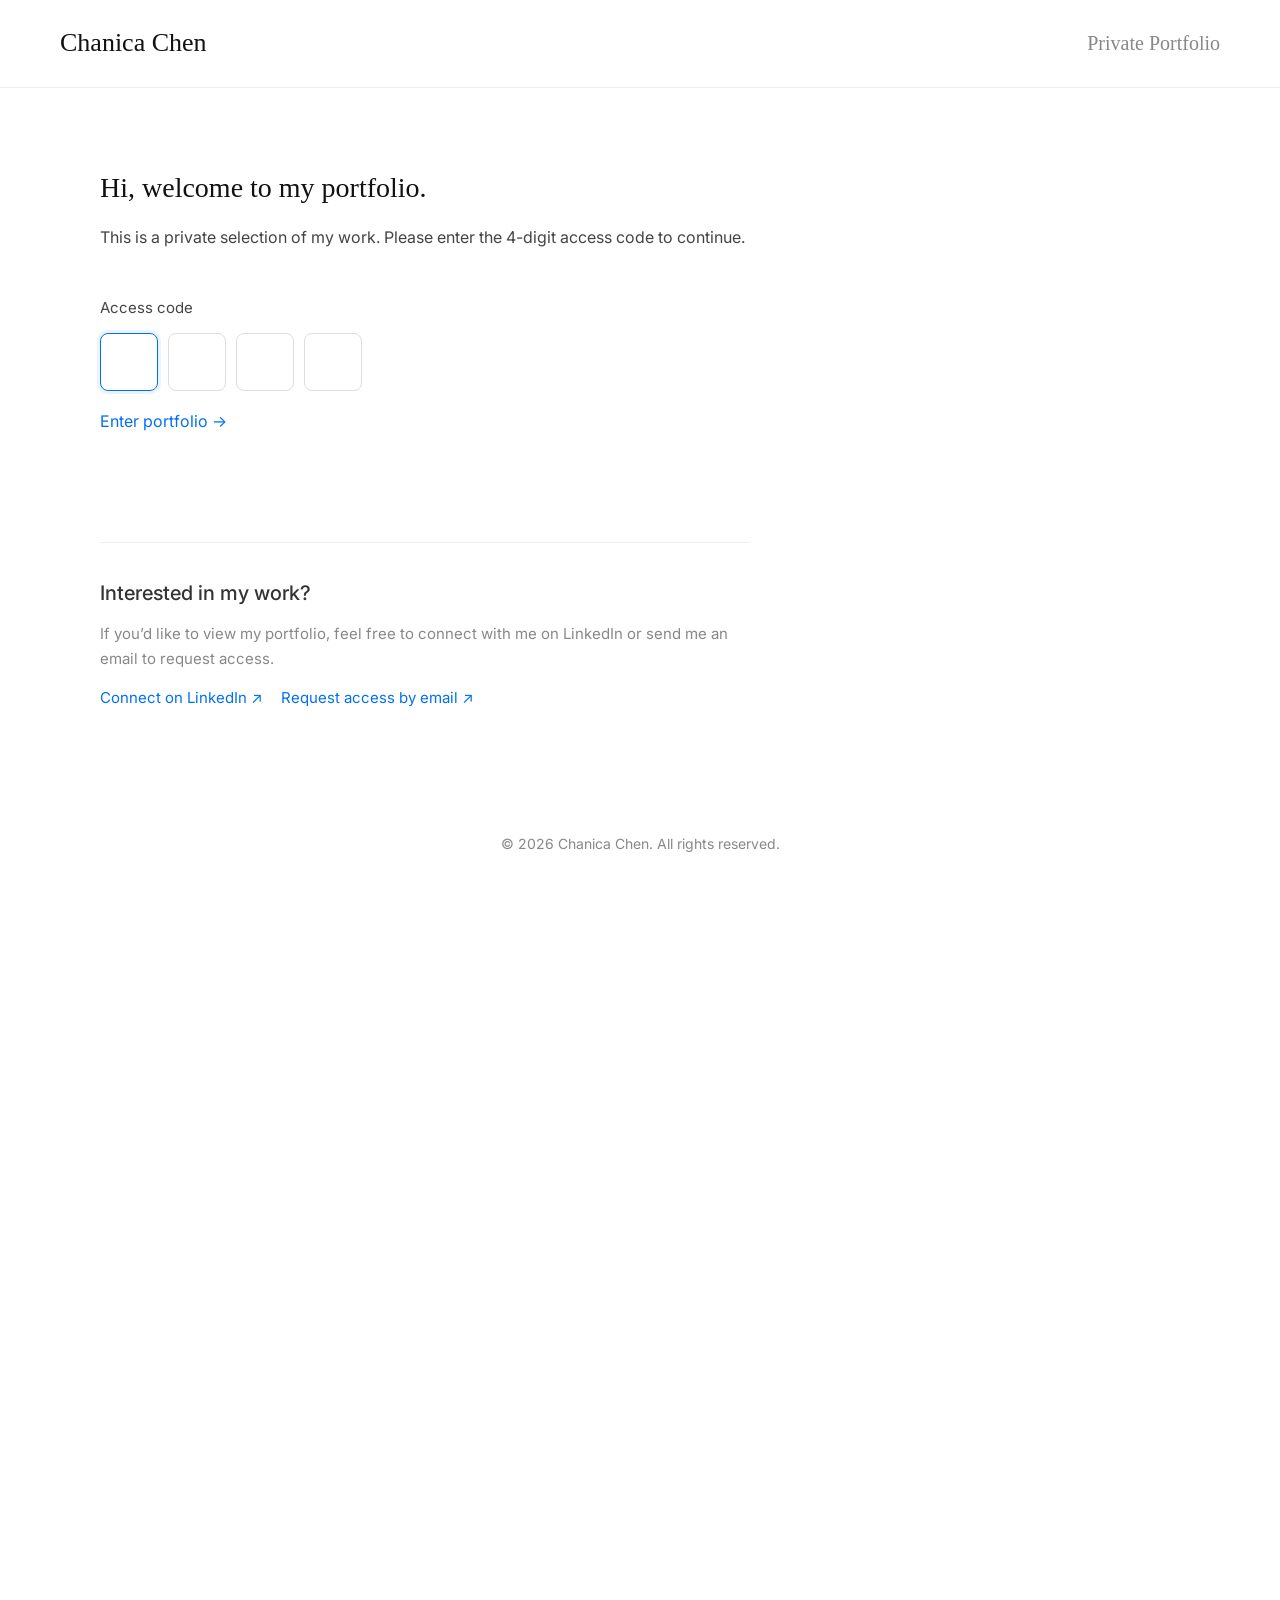
<file: index.html>
<!DOCTYPE html>
<html lang="en">
<head>
  <meta charset="UTF-8" />
  <meta name="viewport" content="width=device-width, initial-scale=1.0" />
  <title>Chanica Chen – Portfolio</title>
  <link href="https://fonts.googleapis.com/css2?family=Inter:wght@400;500;600;700&family=Kranky&family=Merriweather:ital,wght@0,400;0,700;1,400&family=Bubblegum+Sans&display=swap" rel="stylesheet" />
  <style>
    body { font-family: 'Merriweather', serif; margin: 0; background: #fff; color: #111; line-height: 1.8; }
    header { font-family: 'Kranky', cursive; display: flex; justify-content: space-between; align-items: center; padding: 20px 60px; border-bottom: 1px solid #eee; }
    .site-title { font-size: 26px; font-weight: 400; text-decoration: none; color: #111; font-family: 'Kranky', cursive; }
    nav a { margin-left: 20px; text-decoration: none; font-family: 'Kranky', cursive; font-size: 20px; color: #888; transition: color 0.2s ease; }
    nav a:hover, nav a.active { color: #111; }
    .intro { padding: 80px 60px 40px; max-width: 1200px; margin: auto; font-family: 'Inter', sans-serif; text-align: left; }
    .intro h1 { font-size: 28px; margin-bottom: 16px; font-family: 'Kranky', cursive; }
    .intro .contact { font-size: 16px; color: #aaa; margin-top: 8px; font-family: 'Inter', sans-serif; }
    .intro .contact a { color: #0070f3; text-decoration: none; }
    .intro .contact a:hover { text-decoration: underline; }
    .project { display: flex; flex-wrap: wrap; align-items: center; justify-content: space-between; padding: 40px 60px; max-width: 1200px; margin: auto; gap: 40px; }
    .project-text { flex: 1 1 400px; }
    .project-text a { text-decoration: none; }
    .project-text a:hover { text-decoration: none; }
    .project-image { flex: 1 1 600px; }
    .project-image img { width: 100%; height: auto; border-radius: 8px; }
    .project h2 { font-size: 20px; font-weight: 500; color: #333; margin-bottom: 10px; font-family: 'Inter', sans-serif; transition: color 0.2s ease; }
    .project a:hover h2 { color: #0070f3; }
    .project p { font-size: 17px; margin: 5px 0; color: #444; }
    footer { text-align: center; padding: 40px 20px; color: #888; font-size: 14px; font-family: 'Inter', sans-serif; }
  </style>
  <meta name="robots" content="noindex, nofollow, noarchive">

<script>
  document.documentElement.classList.add("access-locked");
</script>

<style>
  html.access-locked body > *:not(#portfolio-access-gate) {
    visibility: hidden !important;
  }
</style>

<link rel="stylesheet" href="access-gate-v2.css">
<script src="access-gate-v2.js" defer></script>
</head>
<body>
<header>
  <a class="site-title" href="index.html">Chanica Chen</a>
  <nav>
    <a href="index.html" class="active">Work</a>
    <a href="album.html">Album</a>
    <a href="about.html">About</a>
  </nav>
</header>

  <section class="intro">
    <h1 title="Hey, I’m Chanica, a Communications student who loves photography.">Hey, I’m Chanica, a Communications student who loves photography.</h1>

  </section>

  <!-- Project 1 -->
  <section class="project">
    <div class="project-text">
      <a href="project1.html">
        <h2 title="Revival ｜Shelley Collins’ Vintage Art Journey">Revival ｜Shelley Collins’ Vintage Art Journey</h2>
      </a>
      <p>Documentary, Audiovisual</p>
      <p>2024</p>
    </div>
    <div class="project-image">
      <a href="project1.html">
        <img src="images/revival-project.png" alt="Revival Project Image" />
      </a>
    </div>
  </section>

  <!-- Project 2 -->
  <section class="project">
    <div class="project-text">
      <a href="project2-podcast.html">
        <h2 title="The News Visualisation Podcast – Episode 01">The News Visualisation Podcast – Episode 01</h2>
      </a>
      <p>Data Journalism, Traditional Journalism, Visualisation</p>
      <p>2023</p>
    </div>
    <div class="project-image">
      <a href="project2-podcast.html">
        <img src="images/podcast-thumbnail.png" alt="Podcast Project Image" />
      </a>
    </div>
  </section>

  <!-- Project 3 -->
  <section class="project">
    <div class="project-text">
      <a href="project3-growth-strategy.html">
        <h2 title="Growth Strategy Project for an Educational Startup｜Every Minute Media">Growth Strategy Project for an Educational Startup｜Every Minute Media</h2>
      </a>
      <p>Growth Consulting, User Research, Digital Marketing</p>
      <p>2024</p>
    </div>
    <div class="project-image">
      <a href="project3-growth-strategy.html">
        <img src="images/project3-cover-alt.png" alt="Growth Strategy Project Cover" />
      </a>
    </div>
  </section>

  <!-- Project 4 -->
  <section class="project">
    <div class="project-text">
      <a href="project4-big-issue.html">
        <h2 title="The Big Issue | The Little Social">The Big Issue | The Little Social</h2>
      </a>
      <p>Social Impact, Brand Revamp, Community Engagement</p>
      <p>2024</p>
    </div>
    <div class="project-image">
      <a href="project4-big-issue.html">
        <img src="images/project4-big-issue.png" alt="The Big Issue | The Little Social" />
      </a>
    </div>
  </section>

  <!-- Project 5 -->
  <section class="project">
    <div class="project-text">
      <a href="project5.html">
        <h2 title="Research Audience and Reception｜A Qualitative Case Study of the Impact of Online Educational Practices">Research Audience and Reception｜A Qualitative Case Study of the Impact of Online Educational Practices</h2>
      </a>
      <p>Audience Research, Digital Platform, Qualitative Interview, Framing Analysis</p>
      <p>2024</p>
    </div>
    <div class="project-image">
      <a href="project5.html">
        <img src="images/project5-cover.jpg" alt="Research Audience and Reception Project Cover" />
      </a>
    </div>
  </section>

  <!-- Project 6 -->
  <section class="project">
    <div class="project-text">
      <a href="project6-disaster-lens.html">
        <h2 title="Disaster Lens: Comparing News Media Coverage of the Fukushima Nuclear Incident in 2011 and 2021">Disaster Lens: Comparing News Media Coverage of the Fukushima Nuclear Incident in 2011 and 2021</h2>
      </a>
      <p>Data Visualizations, Infographics, Quantitative Analysis, Framing Analysis, Poster</p>
      <p>2023</p>
    </div>
    <div class="project-image">
      <a href="project6-disaster-lens.html">
        <img src="images/disasterlens.jpg" alt="Disaster Lens Poster Preview" />
      </a>
    </div>
  </section>

  <footer>
    © 2025 Chanica Chen. All rights reserved.
  </footer>
</body>
</html>
</file>
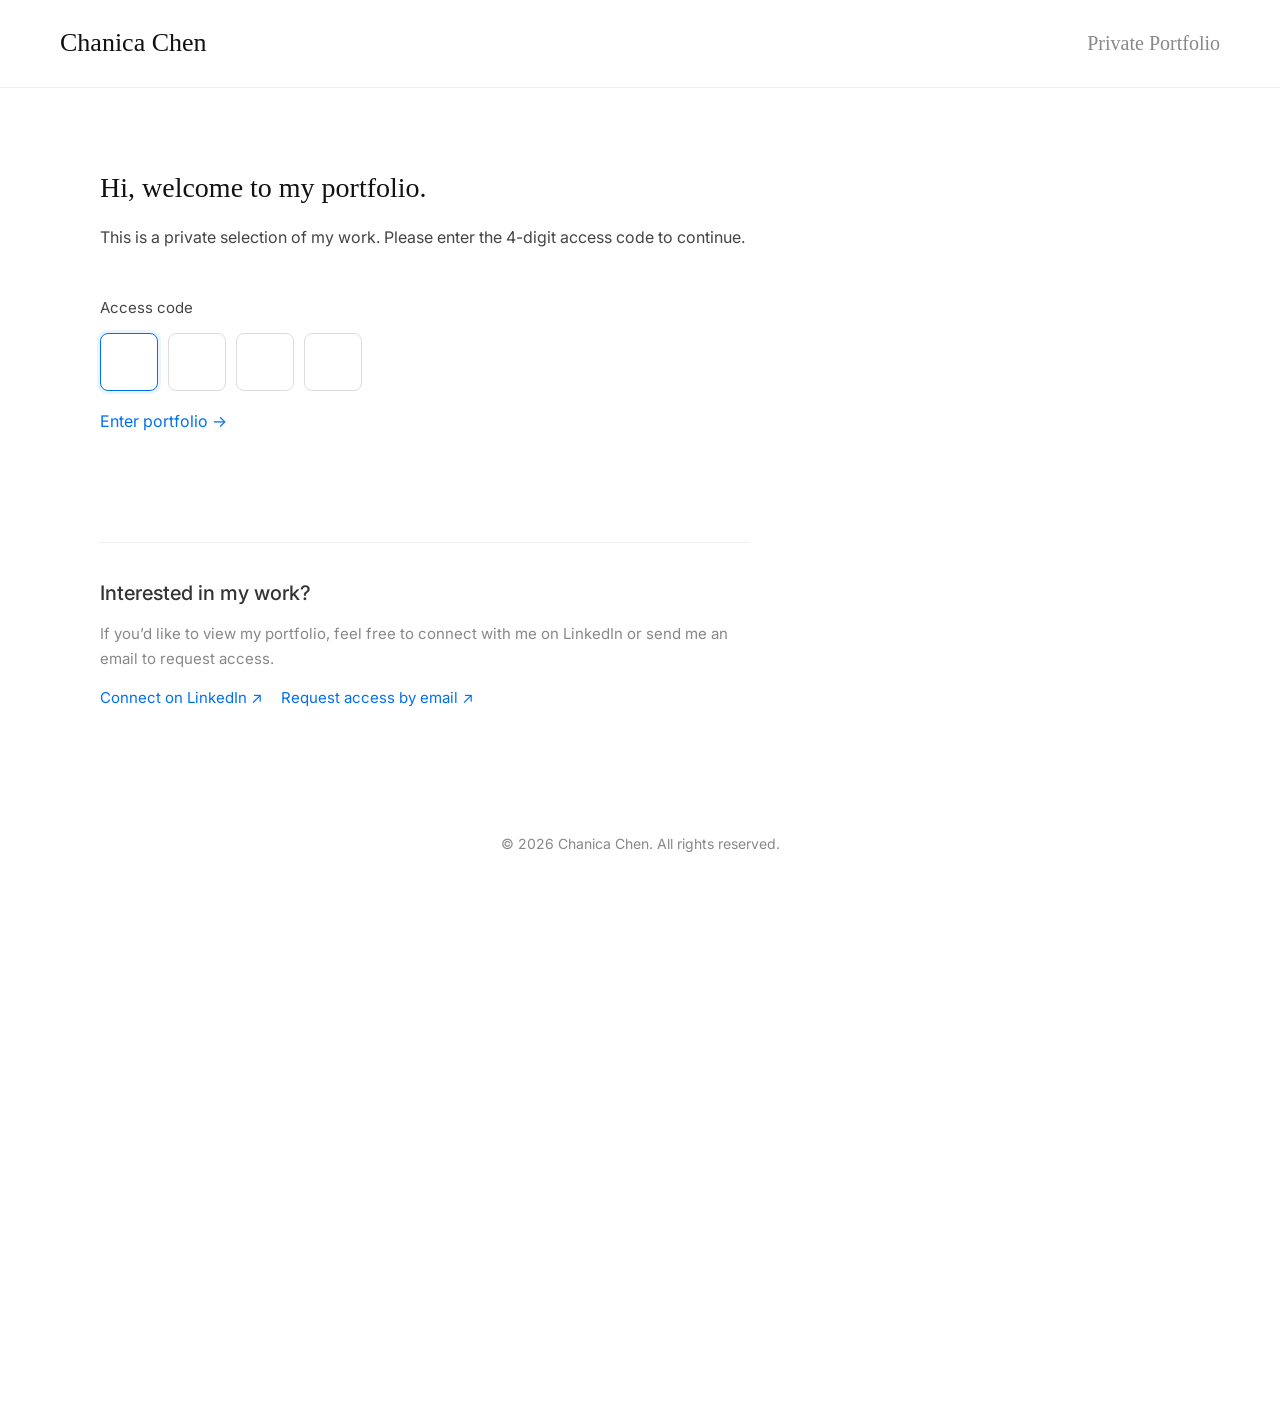
<file: about.html>
<!DOCTYPE html>
<html lang="en">
<head>
  <meta charset="UTF-8">
  <meta name="viewport" content="width=device-width, initial-scale=1.0">
  <title>About – Chanica Chen</title>
  <link href="https://fonts.googleapis.com/css2?family=Inter:wght@400;600;700&family=Kranky&family=Merriweather:ital,wght@0,400;0,700;1,400&display=swap" rel="stylesheet">
  <style>
    body { font-family: 'Merriweather', serif; margin:0; background:#fff; color:#111; line-height:1.8; }
    header { font-family:'Kranky', cursive; display:flex; justify-content:space-between; align-items:center; padding:20px 60px; border-bottom:1px solid #eee; }
    .site-title { font-size:26px; font-weight:400; text-decoration:none; color:#111; font-family:'Kranky', cursive; }
    nav a { margin-left:20px; text-decoration:none; font-family:'Kranky', cursive; font-size:20px; color:#888; transition:color .2s; }
    nav a:hover, nav a.active { color:#111; }

    .page-title { font-family:'Inter', sans-serif; text-align:center; font-size:40px; font-weight:600; margin:60px auto 40px; }
    .container { max-width:1200px; margin:0 auto 80px; padding:0 60px; display:flex; align-items:flex-start; gap:60px; }
    .profile-photo, .bio { flex:1; }
    .profile-photo img { width:100%; height:auto; border-radius:10px; object-fit:cover; }
    .bio h1 { font-family:'Inter', sans-serif; font-size:28px; margin-bottom:20px; }
    .bio p { font-size:17px; color:#444; margin-bottom:16px; }
    .resume-button { display:inline-block; margin-top:20px; padding:10px 20px; background:#111; color:#fff; font-family:'Inter', sans-serif; font-size:16px; font-weight:500; border-radius:6px; text-decoration:none; transition:background .3s; }
    .resume-button:hover { background:#007bff; }
    footer { text-align:center; padding:40px 20px; color:#888; font-size:14px; font-family:'Inter', sans-serif; }
  </style>
  <meta name="robots" content="noindex, nofollow, noarchive">

<script>
  document.documentElement.classList.add("access-locked");
</script>

<style>
  html.access-locked body > *:not(#portfolio-access-gate) {
    visibility: hidden !important;
  }
</style>

<link rel="stylesheet" href="access-gate-v2.css">
<script src="access-gate-v2.js" defer></script>
</head>
<body>
  <header>
    <a class="site-title" href="index.html">Chanica Chen</a>
    <nav>
      <a href="index.html">Work</a>
      <a href="album.html">Album</a>
      <a href="about.html" class="active">About</a>
    </nav>
  </header>

  <div class="page-title">About</div>

  <div class="container">
    <div class="profile-photo">
      <img src="images/chanica-photo.jpg" alt="Chanica Chen portrait">
    </div>
    <div class="bio">
      <h1>Hi, My name is Haitong (Chanica).</h1>
      <p>I'm a marketing specialist with a mixed background in financial engineering and communications. I'm passionate about building experience through content planning and data analysis to bring impact on business and people's lives.</p>
      <p>I have currently graduated from the University of Melbourne with a master’s degree in Global Media Communications. Prior to this journey, I earned a Bachelor’s degree in Management from Hunan University.</p>
      <p>Skilled in Power BI, Adobe Suite, and social media strategy, I’m passionate about aligning marketing goals with data-driven insights to enhance audience engagement. With experience across 50+ brand campaigns, I integrate storytelling and analytics to drive both interaction and conversion. My background also includes consulting in user research and communication planning, delivering actionable insights and brand strategies for education and social impact projects. I also explored different forms of media production—from hosting podcasts to editing short documentaries.</p>
      <p>I'm based in Melbourne, but originally from a small southern town in China, Foshan, which is famous for dragon dancing 🐉. When I'm not working, I drink coffee or take random photos on the road. My dream is to live with lots of cats and dogs someday. 🐾</p>
      <p>Open to opportunities—just shoot me an email at <a href="mailto:chanicachen@gmail.com">chanicachen@gmail.com</a> or <a href="mailto:chtx0411@outlook.com">chtx0411@outlook.com</a>.</p>
      <a class="resume-button" href="ChanicaChen_Resume.pdf" download>Get my resume🔗</a>
    </div>
  </div>

  <footer>
    © 2025 Chanica Chen. All rights reserved.
  </footer>
</body>
</html>
</file>
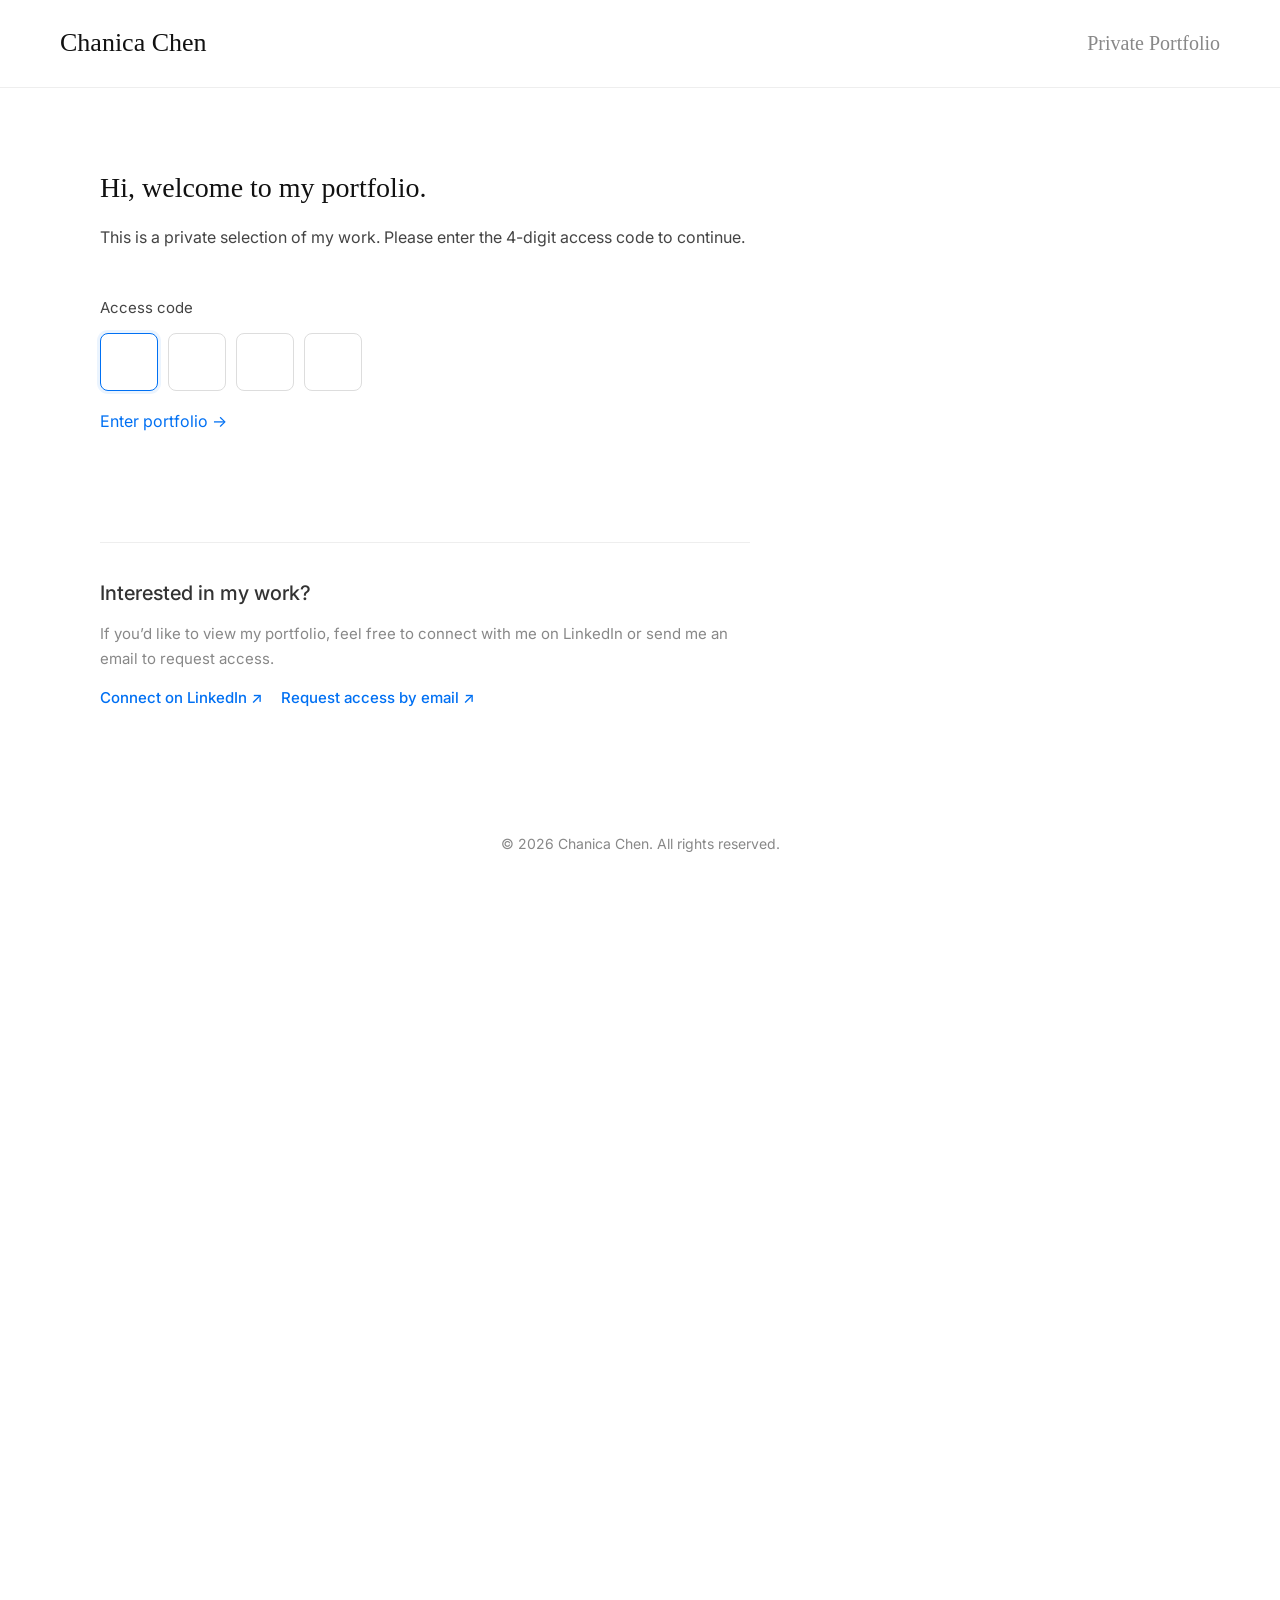
<file: project1.html>
<!DOCTYPE html>
<html lang="en">
<head>
  <meta charset="UTF-8" />
  <meta name="viewport" content="width=device-width, initial-scale=1.0" />
  <title>Revival ｜Shelley Collins’ Vintage Art Journey</title>
  <link href="https://fonts.googleapis.com/css2?family=Inter:wght@400;600;700&family=Kranky&family=Merriweather:ital,wght@0,400;0,700;1,400&display=swap" rel="stylesheet">
  <style>
    body {
      font-family: 'Merriweather', serif;
      margin: 0;
      padding: 0;
      background: #fff;
      color: #111;
      line-height: 1.8;
    }
    .content {
      max-width: 800px;
      margin: 0 auto;
      padding: 40px 20px;
    }
    header {
      font-family: 'Kranky', cursive;
      display: flex;
      justify-content: space-between;
      align-items: center;
      padding: 20px 60px;
      border-bottom: 1px solid #eee;
    }
    .site-title {
      font-size: 26px;
      font-weight: 400;
      text-decoration: none;
      color: #111;
      font-family: 'Kranky', cursive;
    }
    nav a {
      margin-left: 20px;
      text-decoration: none;
      font-family: 'Kranky', cursive;
      font-size: 20px;
      color: #888;
      transition: color 0.2s ease;
    }
    nav a:hover {
      color: #111;
    }
    h1 {
      font-size: 28px;
      font-family: 'Inter', sans-serif;
      margin-bottom: 16px;
    }
    h2 {
      font-size: 24px;
      font-family: 'Inter', sans-serif;
      margin-top: 32px;
      margin-bottom: 12px;
    }
    p, li {
      font-size: 17px;
      color: #444;
    }
    ul {
      padding-left: 20px;
      margin-bottom: 20px;
    }
    .video-wrapper {
      position: relative;
      padding-bottom: 56.25%;
      height: 0;
      overflow: hidden;
      margin: 30px 0;
      border-radius: 10px;
    }
    .video-wrapper iframe {
      position: absolute;
      top: 0;
      left: 0;
      width: 100%;
      height: 100%;
      border: none;
      border-radius: 10px;
    }
    a {
      color: #0070f3;
      text-decoration: none;
      font-weight: 500;
    }
    a:hover {
      text-decoration: none;
    }
    footer {
      text-align: center;
      padding: 40px 0;
      color: #888;
      font-size: 14px;
      font-family: 'Inter', sans-serif;
    }
  </style>
  <meta name="robots" content="noindex, nofollow, noarchive">

<script>
  document.documentElement.classList.add("access-locked");
</script>

<style>
  html.access-locked body > *:not(#portfolio-access-gate) {
    visibility: hidden !important;
  }
</style>

<link rel="stylesheet" href="access-gate-v2.css">
<script src="access-gate-v2.js" defer></script>
</head>
<body>
  <header>
    <a class="site-title" href="index.html">Chanica Chen</a>
    <nav>
      <a href="index.html">Work</a>
      <a href="#">Album</a>
      <a href="about.html">About</a>
    </nav>
  </header>

  <div class="content">
    <h1 title="Revival ｜Shelley Collins’ Vintage Art Journey">Revival ｜Shelley Collins’ Vintage Art Journey</h1>
    <p>Documentary, Audiovisual</p>
    <p>2024</p>

    <div class="video-wrapper">
      <iframe src="https://player.vimeo.com/video/1025395344?badge=0&amp;autopause=0&amp;player_id=0&amp;app_id=58479" allow="autoplay; fullscreen; picture-in-picture; clipboard-write; encrypted-media" title="Revival"></iframe>
    </div>
    <script src="https://player.vimeo.com/api/player.js"></script>

    <p>This short documentary explores Shelley Collins’ passion for collecting and preserving vintage art posters. The film follows her behind the scenes as she curates and installs a new exhibition at her Melbourne studio, blending nostalgia with visual storytelling.</p>

    <h2>Subject</h2>
    <ul>
      <li>The artistic journey of turning a personal passion into a successful business.</li>
      <li>The main character’s opinions on the value and historical significance of restoring vintage posters.</li>
      <li>The vintage art and cultural community in Melbourne.</li>
    </ul>

    <h2>Story Character</h2>
    <p>Shelley Collins, originally a passionate collector of vintage posters during her time in the U.S., decided to turn this passion into a business upon her return to Melbourne.</p>

    <h2>Story</h2>
    <p>
      The Galerie founded by Shelley started as an online gallery and eventually evolved into a physical store that has become a part of Melbourne’s art community. Throughout the documentary, Shelley’s journey from a collector to an entrepreneur will be explored in depth, showcasing how she has managed to preserve her love for art while successfully navigating the world of business. The narrative will explore her opinions, the challenges she has faced, such as sourcing vintage posters, building a customer group, and so on.
    </p>

    <p><strong>Shelley Collins’ Vintage Poster Corporate Website:</strong><br>
      <a href="https://thegalerie.com.au/" target="_blank">https://thegalerie.com.au/</a>
    </p>

    <p><a href="index.html">← Back to Home</a></p>
  </div>

  <footer>
    © 2025 Chanica Chen. All rights reserved.
  </footer>
</body>
</html>
</file>
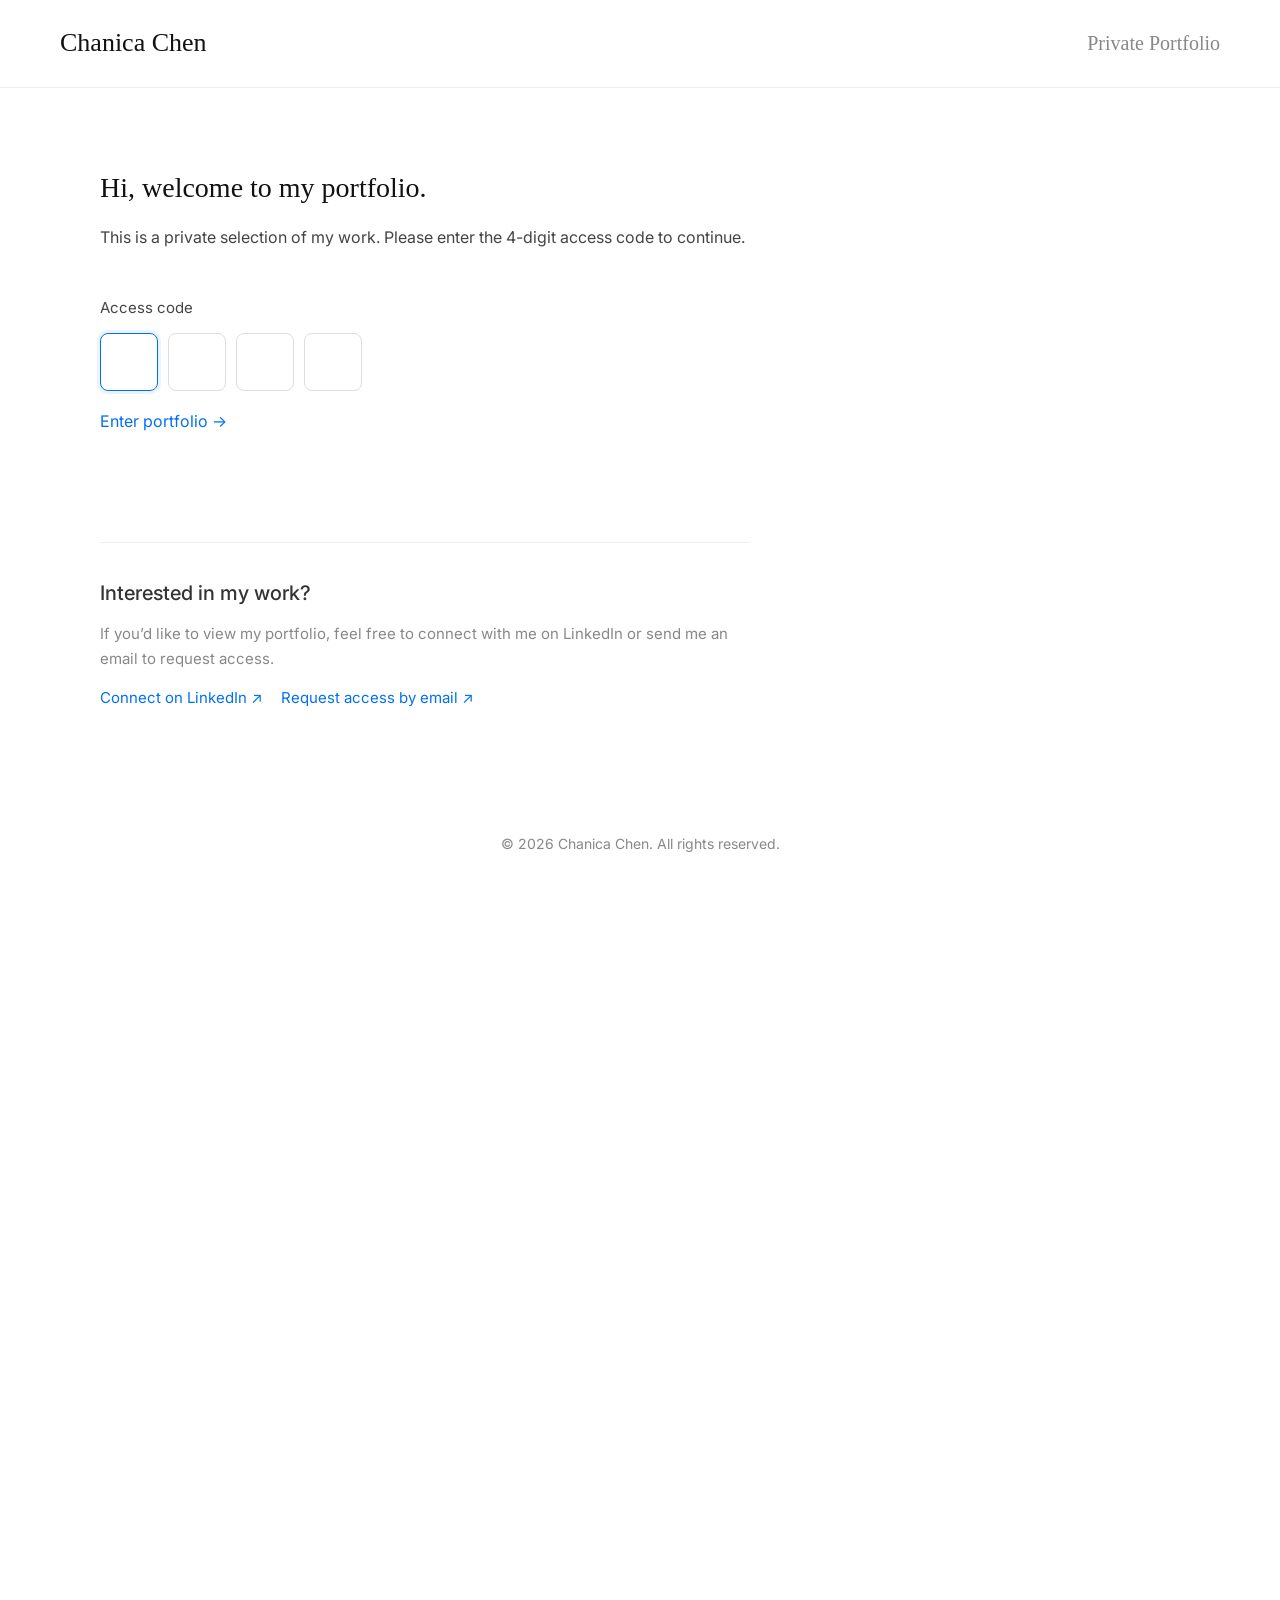
<file: project2-podcast.html>
<!DOCTYPE html>
<html lang="en">
<head>
  <meta charset="UTF-8" />
  <meta name="viewport" content="width=device-width, initial-scale=1.0" />
  <title>The News Visualisation Podcast – Episode 01</title>
  <link href="https://fonts.googleapis.com/css2?family=Inter:wght@400;500;600;700&family=Kranky&family=Merriweather:ital,wght@0,400;0,700;1,400&display=swap" rel="stylesheet">
  <style>
    /* Reset body for full-width header */
    body {
      font-family: 'Merriweather', serif;
      margin: 0;
      padding: 0;
      background: #fff;
      color: #111;
      line-height: 1.8;
    }
    /* Wrapper for main content */
    .content {
      max-width: 900px;
      margin: 0 auto;
      padding: 40px 20px;
    }
    /* Header styling */
    header {
      font-family: 'Kranky', cursive;
      display: flex;
      justify-content: space-between;
      align-items: center;
      padding: 20px 60px;
      border-bottom: 1px solid #eee;
    }
    .site-title {
      font-size: 26px;
      font-weight: 400;
      text-decoration: none;
      color: #111;
    }
    nav a {
      margin-left: 20px;
      text-decoration: none;
      font-family: 'Kranky', cursive;
      font-size: 20px;
      color: #888;
      transition: color 0.2s ease;
    }
    nav a:hover {
      color: #111;
    }
    /* Typography */
    h1 {
      font-size: 26px;
      font-family: 'Inter', sans-serif;
      margin-bottom: 10px;
    }
    h2 {
      font-size: 22px;
      font-family: 'Inter', sans-serif;
      margin-top: 30px;
    }
    p {
      font-size: 17px;
      color: #444;
    }
    iframe {
      margin-top: 20px;
      border-radius: 8px;
    }
    .caption {
      font-size: 14px;
      color: #888;
      font-style: italic;
      margin-bottom: 30px;
    }
    .transcript {
      border-top: 1px solid #eee;
      margin-top: 40px;
      padding-top: 20px;
    }
    .transcript strong {
      display: block;
      margin-top: 1em;
      color: #222;
    }
    footer {
      text-align: center;
      padding: 40px 0;
      color: #888;
      font-size: 14px;
      font-family: 'Inter', sans-serif;
    }
  </style>
  <meta name="robots" content="noindex, nofollow, noarchive">

<script>
  document.documentElement.classList.add("access-locked");
</script>

<style>
  html.access-locked body > *:not(#portfolio-access-gate) {
    visibility: hidden !important;
  }
</style>

<link rel="stylesheet" href="access-gate-v2.css">
<script src="access-gate-v2.js" defer></script>
</head>
<body>
  <header>
    <a class="site-title" href="index.html">Chanica Chen</a>
    <nav>
      <a href="index.html">Work</a>
      <a href="#">Album</a>
      <a href="about.html">About</a>
    </nav>
  </header>

  <div class="content">
    <h1>The News Visualisation Podcast – Episode 01</h1>
    <p>Data Journalism, traditional journalism, Visualisation</p>
    <p>2023</p>

    <h2>The Collision of Tradition and Fashion</h2>
    <p>Discover the dynamic collision of traditional journalism and visualisation trends in our debut podcast episode. News Agency journalist Zou shares insights on the balancing act between visual storytelling and in-depth reporting, revealing the secret weapons of traditional journalists—visualisation tools. Join us for a concise, enlightening discussion on this captivating intersection of tradition and fashion in journalism.</p>

    <p>Zou is a Pakistan-based journalist. She is responsible for editing and issuing press releases for the Pakistan news line, and is also one of the coordinators of overseas social media accounts in Urdu, mainly responsible for video captioning.</p>

    <iframe width="100%" height="300" scrolling="no" frameborder="no" allow="autoplay" src="https://w.soundcloud.com/player/?url=https%3A//api.soundcloud.com/tracks/1655275992&color=%23ff5500&auto_play=false&hide_related=false&show_comments=true&show_user=true&show_reposts=false&show_teaser=true&visual=true"></iframe>
    <div class="caption">
      Podcast: The Collision of Tradition and Fashion | News Visualisation Lab EP 01. Interview guest: Zou – recorded with permission. Interview by Haitong Chen.<br>
      Intro/outro music: We are not afraid Electronic Downtempo music by Alex-Productions. Used with CC BY 3.0 DEED License.<br>
      Soundcloud thumbnail by Haitong Chen. Created with Canva Free.
    </div>

    <div class="transcript">
      <h2>Transcript</h2>
      <p><strong>Voiceover:</strong> [Background music] Hi, everyone. Welcome to the News Visualisation Lab. Today our podcast will focus on the relationship between traditional media and visualisation trends. We welcome News Agency journalist Zou to join us.</p>
      <p><strong>Zou:</strong> Hi, thanks for inviting me.</p>
      <p><strong>Voiceover:</strong> So, let’s kick things off. What I’ve always been curious about is what traditional media thinks about visual journalism. Is it a competitor or a great opportunity for change?</p>
      <p><strong>Zou:</strong> Well, as a traditional journalist in the digital age, I’ve got some mixed feelings about this whole craze. On one hand, visualisation, with all its fancy multimedia stuff, like images, videos, and interactive graphics, is a game changer. It helps us tell stories in a way that words alone cannot. And it’s like a superpower for making complex stuff simple. And hitting you right in the feels.</p>
      <p>Plus, it’s great for grabbing the attention of folks who don’t have the patience for long reads. It helps us reach a broader and more diverse audience. But there’s also a flipside—visual journalism can sometimes go all in on the sensational and eye-catching stuff at the expense of real substance. It’s like someone’s chasing clicks and views at any cost.</p>
      <p><strong>Voiceover:</strong> It’s a balancing act of course, very important. The digital age has thrown us into a world of social media and citizen journalism. News outlets are here not only to convey information but also to unravel the intricacies and nuances of events. So how are traditional journalists adapting to the visual trends?</p>
      <p><strong>Zou:</strong> Most importantly, we are adapting by maintaining our roles as observers, investigators, and storytellers.</p>
      <p>Well, we’ve joined the social media party years ago, and short videos have become our jam now. Things are moving faster than ever. Digital platforms are both news sources and reporting channels. It’s a global stage. But it’s also a battlefield—for fact-checking and separating the truth from the tall tales.</p>
      <p><strong>Voiceover:</strong> It’s like a whole new game out there, and it’s a fine line to walk. How do traditional journalists use the implementation of visualisation tools in their work?</p>
      <p><strong>Zou:</strong> You know, visualisation tools are like our secret weapons. We have noted that some issues of global interest usually involve a large number of data, statistics and historical context, which are difficult for the average reader to fully understand. For me, the main thing I can do as a journalist is to present this data in a more accessible and engaging way by integrating visualisation tools, such as interactive maps, charts, and infographics, which help us break down the complexity of the world into a compelling story.</p>
      <p>The combination of visualisation tools not only improves the quality of our reporting, but also broadens our audience. It allows us to reach a wider range of people, including those who may not have a deep geopolitical background, creating a more comprehensive, informative, and compelling news experience for our readers.</p>
      <p><strong>Voiceover:</strong> That’s really fascinating reporting. [Background music] Thanks to Zou for giving us a taste of the magic of combining traditional journalism with popular visualisation. Thanks for tuning in, and until next time!</p>
    </div>
  </div>

  <footer>
    © 2025 Chanica Chen. All rights reserved.
  </footer>
</body>
</html>
</file>
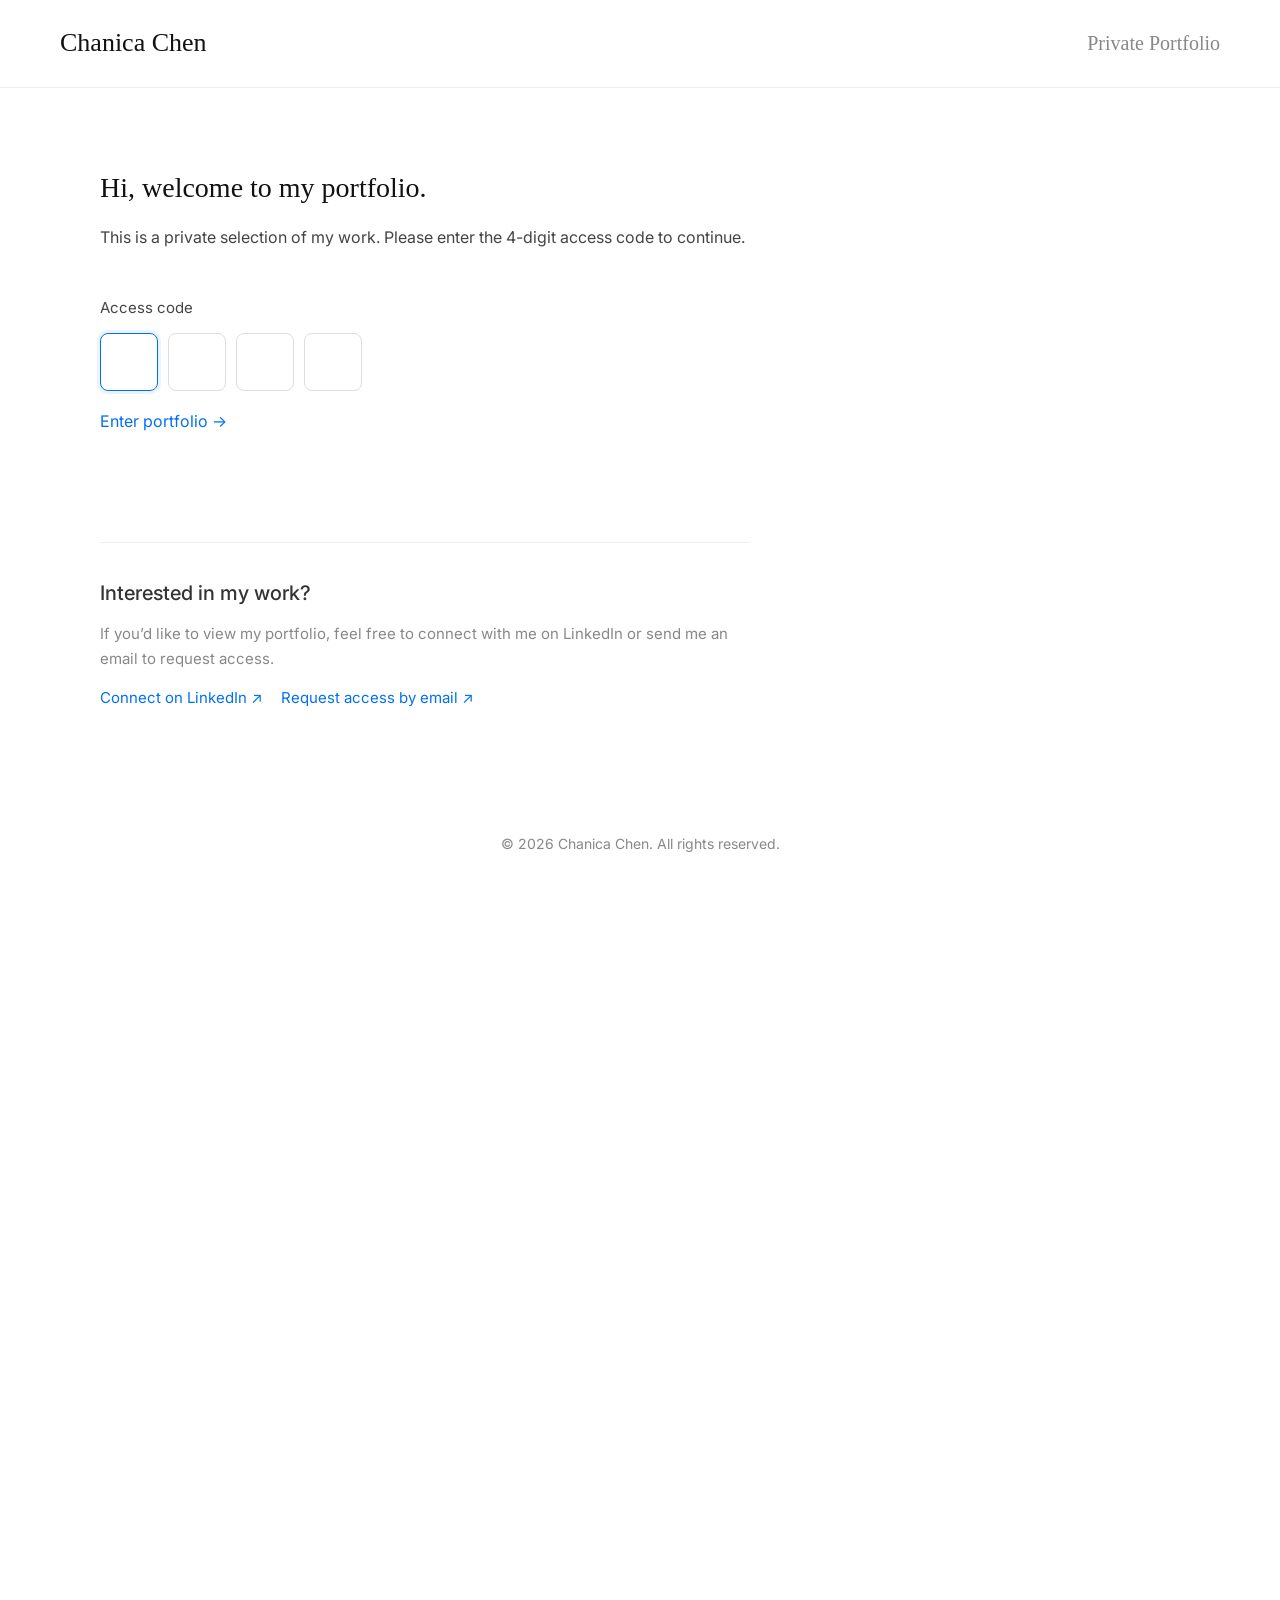
<file: project3-growth-strategy.html>
<!DOCTYPE html>
<html lang="en">
<head>
  <meta charset="UTF-8" />
  <meta name="viewport" content="width=device-width, initial-scale=1.0" />
  <title>Growth Strategy Project ｜ Every Minute Media</title>
  <link href="https://fonts.googleapis.com/css2?family=Inter:wght@400;500;600;700&family=Kranky&family=Merriweather:ital,wght@0,400;0,700;1,400&display=swap" rel="stylesheet">
  <style>
    body {
      font-family: 'Merriweather', serif;
      margin: 0;
      background: #fff;
      color: #111;
      line-height: 1.8;
    }
    header {
      font-family: 'Kranky', cursive;
      display: flex;
      justify-content: space-between;
      align-items: center;
      padding: 20px 60px;
      border-bottom: 1px solid #eee;
      box-sizing: border-box;
      width: 100%;
    }
    .site-title {
      font-size: 26px;
      font-weight: 400;
      text-decoration: none;
      color: #111;
    }
    nav a {
      margin-left: 20px;
      text-decoration: none;
      font-family: 'Kranky', cursive;
      font-size: 20px;
      color: #888;
      transition: color 0.2s ease;
    }
    nav a:hover {
      color: #111;
      text-decoration: none;
    }
    .container {
      max-width: 700px;
      margin: auto;
      padding: 40px 20px;
    }
    h1 {
      font-size: 26px;
      font-family: 'Inter', sans-serif;
      margin-bottom: 10px;
    }
    h2 {
      font-size: 22px;
      font-family: 'Inter', sans-serif;
      margin-top: 30px;
    }
    p {
      font-size: 17px;
      color: #444;
    }
    img {
      width: 100%;
      max-width: 800px;
      height: auto;
      border-radius: 8px;
      margin: 20px 0;
    }
    footer {
      text-align: center;
      padding: 40px 0;
      color: #888;
      font-size: 14px;
      font-family: 'Inter', sans-serif;
    }
    .button {
      background-color: #111;
      color: #fff;
      padding: 10px 20px;
      border-radius: 25px;
      font-size: 16px;
      text-decoration: none;
      transition: background-color 0.3s ease;
      display: inline-block;
    }
    .button:hover {
      background-color: #0070f3;
    }
  </style>
  <meta name="robots" content="noindex, nofollow, noarchive">

<script>
  document.documentElement.classList.add("access-locked");
</script>

<style>
  html.access-locked body > *:not(#portfolio-access-gate) {
    visibility: hidden !important;
  }
</style>

<link rel="stylesheet" href="access-gate-v2.css">
<script src="access-gate-v2.js" defer></script>
</head>
<body>
  <header>
    <a class="site-title" href="index.html">Chanica Chen</a>
    <nav>
      <a href="index.html">Work</a>
      <a href="album.html">Album</a>
      <a href="about.html">About</a>
    </nav>
  </header>
  <div class="container">
    <h1>Growth Strategy Project for an Educational Startup｜Every Minute Media</h1>
    <p>Growth Consulting, User Research, Digital Marketing</p>
    <p>2024</p>

    <h2>Project Overview</h2>
    <p><strong>Challenge:</strong> Helped an early-stage Australian edtech startup identify scalable growth opportunities and improve user targeting in a competitive online tutoring market.</p>
    <p><strong>Deliverables:</strong> Developed a user segmentation and pricing model, improved SEO to rank top 6 on Google, and proposed brand-aligned partnerships with nonprofit organizations.</p>
    <p><strong>Role:</strong> Project lead, researcher, consultant</p>
    <div style="text-align: center; margin-top: 20px;">
      <a href="https://www.canva.com/design/DAGkkz_xsCU/s9Jbw109oW_SZYM8qHv7KA/view?utm_content=DAGkkz_xsCU&utm_campaign=designshare&utm_medium=link2&utm_source=uniquelinks&utlId=h014cd732bc" class="button">See Final Report</a>
    </div>





















   
<h2>The Overview</h2>

<p>Education is one of Australia’s largest and most prosperous industries. In 2022–23 Australia’s education and training industry had revenues of around AUD $144.8B, with an estimated total of 5.98 million students across all levels from preschool to tertiary education. The education industry also employs 8.4% of Australia’s workforce, which supports its world-class education system that attracts students from all around the world to many of its prestigious educational institutions, including 42 universities across Australia.</p>



<img src="images/project3-edu-stats.png" alt="Education industry statistics" style="width: 85%; max-width: 500px; margin: auto; display: block;">

<p style="font-size: 14px; color: #777; font-style: italic;">Summary and statistics for the Australian education industry</p>



<img src="images/project3-secondary-enrolments.png" alt="Secondary enrolment table" style="width: 85%; max-width: 500px; margin: auto; display: block;">

<p style="font-size: 14px; color: #777; font-style: italic;">Summary table of Australian Secondary certificate enrolments</p>



<p>IBDP is an increasingly popular alternative to mainstream curriculum in Australia. In Melbourne alone, 18.4% of high demand catchments are directed toward IB World Schools offering the IB Programmes. There are currently 5,800 IBDP schools around the world and it is globally recognised.</p>



<h2>Enrolment Growth Trends</h2>

<p><strong>Growth:</strong></p>

<ul>

<li>Non-award courses and microcredential students saw the largest increase in enrolment with a 32.7% increase from 2022 (12,000 → 16,000 students)</li>

<li>Bachelor degrees saw the 2nd largest decline in enrolment from 2022 with a 1.6% drop</li>

</ul>



<h2>Summary of Tertiary Education in Australia</h2>

<p>These statistics are provided by the Department of Education for the 2023 year. Tertiary education enrolments in 2023 were at 1.6 million students. There are approximately 70k lecturers and tutors employed across Australia, with more non-teaching students and academia available to work with.</p>

<div style="display: flex; flex-wrap: wrap; gap: 20px; align-items: flex-start;">

<div style="flex: 1 1 48%;">

<img src="images/project3-tertiary.png" alt="Tertiary Education Summary" style="width: 85%; max-width: 500px; margin: auto; display: block;">

<p style="font-size: 14px; color: #777; font-style: italic;">Summary of Tertiary Education in Australia</p>

</div>

<div style="flex: 1 1 48%;">

<img src="images/project3-enrolment-trends.png" alt="Enrolment Trend Diagram" style="width: 100%;">

<p style="font-size: 14px; color: #777; font-style: italic;">Enrolment growth trends in Australia's education sector</p>

</div>

</div>

<p style="font-size: 14px; color: #777; font-style: italic;">Summary of Tertiary Education in Australia</p>



<h2>The Objective</h2>

<p>Below are possible reasons that Every Minute Media could consider expanding its offering to include IB Diploma tutoring services.</p>



<ol>

<li><strong>Potential for new students</strong>

<ul>

<li>Demand from IBDP students can come from any country since it is international.</li>

<li>As such, Every Minute Media will not be restricted by the “lack of demand” in its location.</li>

<li>There are also 2 exam sessions in every year: May and November for both hemispheres. This provides additional student opportunities.</li>

<li>In 2023 alone, approximately 200,000 students completed the diploma, while QCE in Queensland had only 25,000. A visual comparison can be seen in the figure below.</li>

</ul>

</li>

<li><strong>Subject compatibility</strong>

<ul>

<li>The IB also requires all students to complete a “Group 3” humanities subject. Economics and Business Management are the most popular choices in 2023, and they are both the client’s specialties (International Baccalaureate Organization, 2024).</li>

<li>In November 2023 session, 20,266 students participated in the exams.</li>

<li>Economics had 6,277 enrolments, while Business Management had 7,100 — respectively the second and highest enrolments in humanities subjects.</li>

<li>This is 1/3 of the entire cohort.</li>

<li>This gives the client considerable potential demand if they choose to tutor in these subjects.</li>

</ul>

</li>

</ol>



<img src="images/project3-ib-vs-state.png" alt="IB vs State System Enrolment Comparison">

<p style="font-size: 14px; color: #777; font-style: italic;">Comparison of student enrolment numbers (VCAA, 2023) (QCAA, 2023) (NESA, 2023)</p>



<h2>The Process</h2>

<p>Our clients have done around 10 interviews at the early research stage to better understand the needs and goals of their typical users, and our team was able to create a user profile based on their early findings. The client’s current platform of choice to gather students and organise classes is <strong>Superprof</strong>.</p>



<h3>Current problems with Superprof:</h3>

<ul>

<li>Cannot attach files in chat box with students</li>

<li>Cannot link with other communication tools e.g., email</li>

<li>Have to use separate platform for payments e.g., Square</li>

</ul>



<h3>Client’s platform needs:</h3>

<ul>

<li>Advertise himself</li>

<li>Scout students</li>

<li>Efficient communication before lesson starts</li>

<li>Scheduling/cancelling lessons</li>

<li>Integrated payment</li>

<li>Automatic payroll generation</li>

<li>Allows sharing of learning materials</li>

</ul>



<h2>Competitor Analysis</h2>

<p>Preliminary research on possible websites was conducted. The following table shows a comparison of their features:</p>

<img src="images/project3-platforms-comparison.png" alt="Online tutoring platforms comparison">

<p style="font-size: 14px; color: #777; font-style: italic;">Online tutoring platforms comparison</p>



<p>Based on the evaluation of features mentioned in Online tutoring platforms comparison, it seems that no single website is capable to combine all the desired features.</p>

<p>Based on the comparison, we could narrow down the scope, which we recommend a combination of <strong>Canvas LMS</strong> and <strong>Teachworks</strong> in the business to deliver the desired solution.</p>



<p>By leveraging Canvas LMS for tutoring operations such as running classes, uploading materials, etc., students can also access external links within the website to access recordings, online discussions and online tutors. Currently 12 out of 42 universities in Australia use this system. Since this is about 30%, one third of the students would be already familiar with the system.</p>

<p>Simultaneously, Teachworks is convenient for performing administrative duties such as tutor payrolls, billing and finding new clients.</p>



<h3>1) Canvas LMS</h3>

<img src="images/project3-canvas.png" alt="Canvas LMS screenshot">

<h4>Features of Canvas</h4>

<ul>

<li>Basic function: Assignment, Discussions, Modules, Quizzes, and Pages</li>

<li>Collaborative learning: Collaborations, Conferences, and Groups</li>

<li>Canvas Analytics provides data which facilitate instructional decisions</li>

<li>Canvas App Center includes a wide variety of resources and services</li>

<li>Canvas Catalog enables students to register, enroll, and pay for courses</li>

</ul>

<h4>Advantages</h4>

<ul>

<li>Supports payment platforms such as Stripe, Paypal, etc.</li>

<li>Ability to build and customise catalog subjects/offerings to suit tutor’s resources</li>

<li>Highly proven, secure and reliable system. Statistically speaking, it’s 99.9% system uptime and 100% native cloud</li>

<li>Many tools and apps available for integration</li>

<li>Easily build modules for different subjects/classes to create wider range of subject offerings</li>

</ul>

<h4>Disadvantages</h4>

<ul>

<li>Pricing varies by number of students</li>

<li>Higher costs may arise for using customizable features, support services, and managing data</li>

<li>Canvas LMS is only used to interact with existing tutors/customers; no available options to find new clients or tutors</li>

</ul>



<h3>2) Teachworks</h3>

<img src="images/project3-teachworks.png" alt="Teachworks screenshot">

<h4>Features of Teachworks</h4>

<ul>

<li>Tutor management, payroll, billing, finding new clients</li>

<li>Set pricing and automate billing for students as well as manage payroll through automated timesheets</li>

<li>Manage and store staff and client records all on one platform</li>

<li>Add tutors’ profiles to your website for easier integration of advertising and offering services to potential clients</li>

</ul>

<h4>Advantages</h4>

<ul>

<li>Pulls teacher hour tallies from system calendar to calculate and automate payroll</li>

<li>Free integrations with Stripe, QuickBooks, Google Calendar, Microsoft Excel and MailChimp</li>

<li>Rule-based pricing, automated invoice generation with corporate branding and bulk payment processing</li>

</ul>

<h4>Disadvantages</h4>

<ul>

<li>No live phone support or onboarding training</li>

<li>Functionality may be unclear unless support is explicitly requested</li>

<li>Minimum of $16.49/month with additional $0.29 charge per student lesson</li>

</ul>



<h2>Market Collaboration</h2>



<h3>1) Collaboration with Secondary Schools</h3>

<p>There is a large potential for growth in tutoring students who are in the process of obtaining their secondary school leaving certificates. Of these, the most prominent industry with the most potential for growth is the IBDP, where demand is not currently being met by an adequate supply of tutors.</p>

<p>Every Minute Media could collaborate with secondary schools by contacting the coordinators and offering to provide students with tutoring services. This is a practical way to expand their business, as such collaborations could build credibility and benefit future student recruitment opportunities both nationally and internationally.</p>

<img src="images/project3-ib-schools.png" alt="Popular IB Schools in Melbourne">

<p style="font-size: 14px; color: #777; font-style: italic;">Summary chart of popular IB schools in Melbourne.</p>



<h3>2) Collaboration with Regional and Disadvantaged Schools</h3>

<p>By collaborating with regional and disadvantaged secondary schools, Every Minute Media can offer online tutoring to students who may otherwise lack access to such opportunities due to their current situations. This would be especially useful in remote areas experiencing teacher shortages or in communities rebuilding their education systems after natural disasters.</p>

<p>According to the 2022 Teacher Supply and Demand Report published by the Victorian Department of Education, there were clear trends of secondary school teacher shortages. The highest vacancy levels were in Hume/Moreland (9.9 vacancies per 10 staff), while Goulburn and Outer Gippsland had the highest vacancies in regional areas (9.3 and 9.2 per 10 staff respectively). Outer regional areas on average had 1.1 more vacancies per 10 staff compared to metropolitan schools.</p>

<p>By leveraging its online platform, Every Minute Media can help close this gap by providing support for both regional and disadvantaged metropolitan students.</p>



<h3>3) Collaboration with Organizations, Foundations, and Charities</h3>

<p>Collaborating with non-profits allows Every Minute Media to both support those in need and expand the reach of its services. By offering support through free tutoring or donations, the business can create social impact while also developing its brand identity and values.</p>



<h4>1. Australian Schools Plus</h4>

<img src="images/project3-schoolsplus.png" alt="Australian Schools Plus">

<p><strong>Australian Schools Plus</strong> is a national non-profit that offers services to bridge the divide in educational opportunity and outcomes caused by disadvantage.</p>

<ul>

<li>First Nations Education</li>

<li>Rural, Regional, and Remote Education</li>

<li>Crisis-affected areas and communities recovering from natural disasters</li>

</ul>

<p>Every Minute Media can discuss partnership opportunities directly with Schools Plus, offering tutoring services or financial support aligned with the organization’s goals.</p>



<h4>2. Country Education Foundation of Australia</h4>

<img src="images/project3-cef.png" alt="Country Education Foundation">

<p><strong>CEF</strong> supports rural and regional students by helping them access resources and services to pursue tertiary education and future opportunities. Every Minute Media could support students in meeting their academic goals and even prepare them for university by offering access to mentoring from university staff and alumni.</p>



<h2>Recommendations</h2>



<h3>1) Alternative Websites</h3>

<p>The client has voiced dissatisfaction with the current platform <strong>Superprof</strong> for attracting new students. Research shows that the following platforms offer similar services but with more refined search capabilities:</p>



<h4>Spires</h4>

<img src="images/project3-spires.png" alt="Spires Screenshot">

<p>Functions are mostly similar to Superprof. However, the search function for parents is more detailed, including fields such as course of study, desired teaching time, desired price, and service description.</p>



<h4>Preply</h4>

<img src="images/project3-preply.png" alt="Preply Screenshot">

<p>Preply also has functions similar to Superprof. Its enhanced search specificity increases the likelihood of being seen by parents with specific tutoring demands.</p>



<h3>2) Adjustments to the Website</h3>

<p>Besides platform alternatives, we recommend refining the content on Every Minute Media's own website to improve its search ranking and visibility on Google.</p>

<p>One inspiration is the website <a href="https://www.ibgeographytutoring.com" target="_blank">IB Geography Tutoring</a>, run by a UK-based international school teacher. It often ranks 6th on Google when searching for “IB geography tutoring.”</p>



<p><strong>Insights from IB Geography Tutoring:</strong></p>

<ol>

<li><strong>Use targeted keywords:</strong> The terms “IB,” “Geography,” and “Tuition” directly match high-demand search phrases. EMM can apply this by focusing the site on specific subjects they tutor in.</li>

<li><strong>Keep it simple:</strong> The site only includes a personal intro, teaching experience, example work, mode of delivery, and a contact form—making navigation easier for parents. EMM can replicate this clarity and usability.</li>

</ol>



<img src="images/project3-seo-websites.png" alt="Reference Tutoring Websites">

<p style="font-size: 14px; color: #777; font-style: italic;">Screenshots from high-ranking IB tutoring websites</p>



<footer>

© 2025 Chanica Chen. All rights reserved.

</footer>

</body>

</html>
</file>
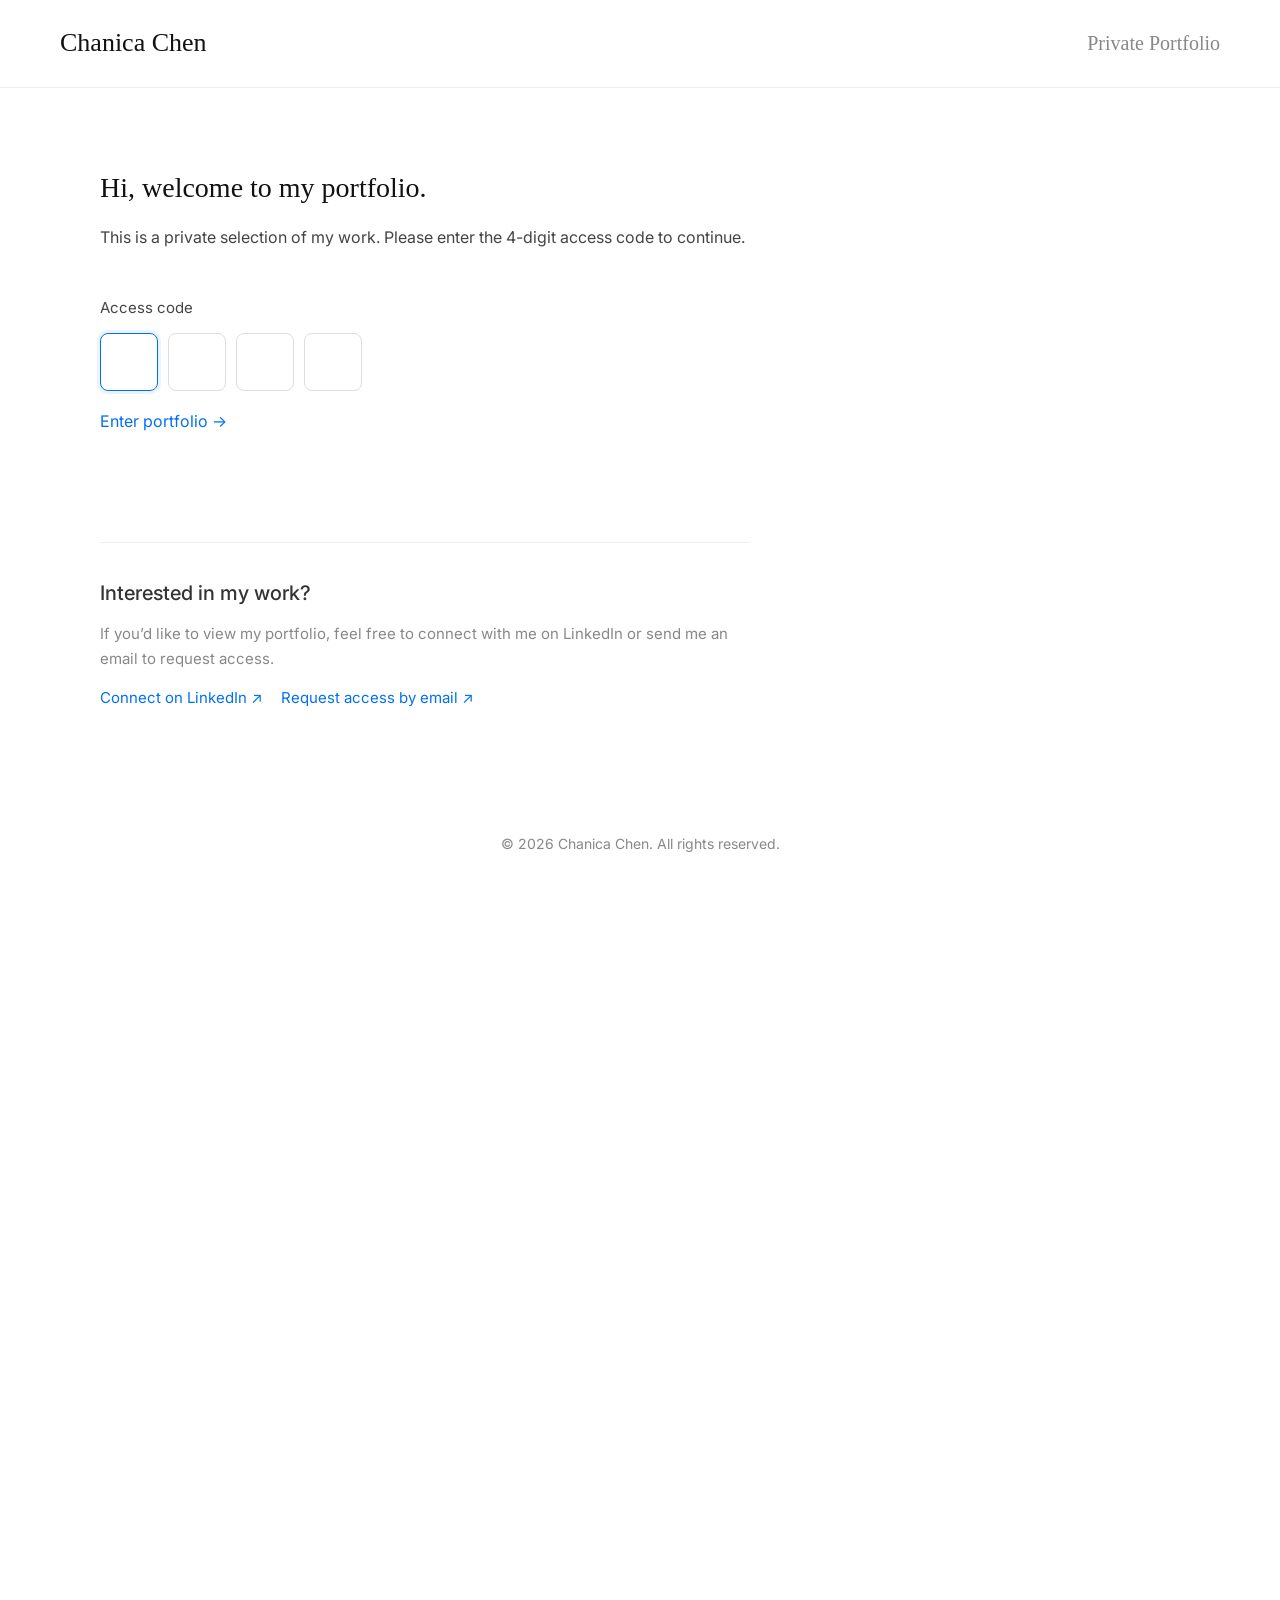
<file: project4-big-issue.html>
<!DOCTYPE html>
<html lang="en">
<head>
  <meta charset="UTF-8" />
  <meta name="viewport" content="width=device-width, initial-scale=1.0"/>
  <title>The Big Issue | The Little Social</title>
  <link href="https://fonts.googleapis.com/css2?family=Inter:wght@400;500;600;700&family=Kranky&family=Merriweather:ital,wght@0,400;0,700;1,400&display=swap" rel="stylesheet">
  <style>
    body {
      font-family: 'Merriweather', serif;
      background: #fff;
      color: #111;
      line-height: 1.8;
      margin: 0;
      padding: 0;
    }
    header {
      font-family: 'Kranky', cursive;
      display: flex;
      justify-content: space-between;
      align-items: center;
      padding: 20px 60px;
      border-bottom: 1px solid #eee;
    }
    .site-title {
      font-size: 26px;
      font-weight: 400;
      text-decoration: none;
      color: #111;
    }
    nav a {
      margin-left: 20px;
      text-decoration: none;
      font-family: 'Kranky', cursive;
      font-size: 20px;
      color: #888;
      transition: color 0.2s ease;
    }
    nav a:hover {
      color: #111;
    }
    .content {
      max-width: 700px;
      margin: 0 auto;
      padding: 40px 20px;
    }
    h1 {
      font-size: 26px;
      font-family: 'Inter', sans-serif;
      margin-bottom: 10px;
    }
    h2 {
      font-size: 22px;
      font-family: 'Inter', sans-serif;
      margin-top: 30px;
    }
    p, ul {
      font-size: 17px;
      color: #444;
    }
    ul {
      padding-left: 20px;
    }
    img {
      width: 100%;
      height: auto;
      border-radius: 8px;
      margin: 20px 0;
      display: block;
    }
    .partners-container {
      display: flex;
      gap: 16px;
      justify-content: space-between;
      margin: 20px 0;
    }
    .partners-container img {
      width: calc((100% - 3 * 16px) / 4);
      height: auto;
      border-radius: 8px;
    }
    .personas-container {
      display: flex;
      gap: 16px;
      justify-content: space-between;
      margin: 20px 0;
    }
    .personas-container img {
      width: calc((100% - 16px) / 2);
      height: auto;
      border-radius: 8px;
    }
    .btn-center {
      text-align: center;
      margin: 20px 0;
    }
    .btn-center a {
      background-color: #111;
      color: #fff;
      padding: 10px 20px;
      border-radius: 25px;
      font-size: 16px;
      text-decoration: none;
      transition: background-color 0.3s ease;
      display: inline-block;
    }
    .btn-center a:hover {
      background-color: #0070f3;
    }
    footer {
      text-align: center;
      padding: 40px 0;
      color: #888;
      font-size: 14px;
      font-family: 'Inter', sans-serif;
    }
  </style>
  <meta name="robots" content="noindex, nofollow, noarchive">

<script>
  document.documentElement.classList.add("access-locked");
</script>

<style>
  html.access-locked body > *:not(#portfolio-access-gate) {
    visibility: hidden !important;
  }
</style>

<link rel="stylesheet" href="access-gate-v2.css">
<script src="access-gate-v2.js" defer></script>
</head>
<body>
  <header>
    <a class="site-title" href="index.html">Chanica Chen</a>
    <nav>
      <a href="index.html">Work</a>
      <a href="album.html">Album</a>
      <a href="about.html">About</a>
    </nav>
  </header>

  <div class="content">
    <h1>The Big Issue | The Little Social</h1>
    <p>Social Impact, Brand Revamp, Community Engagement</p>
    <p>2024</p>

    <h2>Project Overview</h2>
    <p><strong>Challenge:</strong> Support the social inclusion of hearing- and speech-impaired individuals by helping The Little Social Café integrate accessible hiring, communication, and training strategies.</p>
    <p><strong>Deliverables:</strong> Brand revamp; Business Model; Ordering Guide; Employment Process Model; Funding Source & Budget.</p>
    <p><strong>Role:</strong> Project lead, researcher, consultant.</p>

    <div class="btn-center">
      <a href="https://www.canva.com/design/DAGkldQ8Fi0/AG13Su2lmx6vK5aGu96Vbg/view?utm_content=DAGkldQ8Fi0&utm_campaign=designshare&utm_medium=link2&utm_source=uniquelinks&utlId=h2130439d51">See Final Report</a>
    </div>

    <img src="images/the-big-issue-overview.jpg" alt="Project overview graphic">

    <h2>The Overview</h2>
    <p>The Australian Bureau of Statistics (ABS) shows that of the 3 million unemployed and underemployed Australians, a high share comes from marginalized groups, including people with disabilities. The unemployment rate for people with disabilities is 10% versus 5.9% overall. In 2022, 53% of Australians aged 15–64 with disabilities participated in the labour force; only 27% of those with severe or profound disabilities were employed.</p>

    <h2>The Objective</h2>
    <p>The team proposed partnering with The Little Social Café to recruit deaf and mute individuals while enhancing café performance through a website redesign, social media updates, and new peripheral products—creating a win-win that boosts both social inclusion and business outcomes.</p>

    <h2>The Little Social Café</h2>
    <p>The Little Social operates as a social-enterprise café under Youth Projects, with support from disability-services organisations. It has established frameworks for disability employment and training, resulting in cost-effective operations. Complimentary training like the NDIS Quality and Safeguards Commission’s “Supporting Effective Communication” and Alison’s Free Online Disability Courses further empower participants. Strategic alliances with suppliers and charities provide ongoing support and eco-friendly packaging collaborations.</p>

    <div class="partners-container">
      <img src="images/partner1.jpg" alt="Partner 1 logo">
      <img src="images/partner2.jpg" alt="Partner 2 logo">
      <img src="images/partner3.jpg" alt="Partner 3 logo">
      <img src="images/partner4.jpg" alt="Partner 4 logo">
    </div>

    <h2>The Process</h2>
    <p><strong>Understanding Pain Points and Needs</strong><br>
    Expand the program to include sensory and speech-disabled participants through barista training and internships at The Little Social. This builds professional skills, confidence, and community belonging. The client currently uses Superprof to coordinate classes.</p>
    <ul>
      <li>Manage accessible social media (text-to-speech, clear contact info).</li>
      <li>Offer sign-language and sensitivity training; integrate inclusive design into décor and packaging.</li>
      <li>Collaborate with local disability organisations for charity events and workshops.</li>
    </ul>

    <h2>Location</h2>
    <p>The Little Social has three Melbourne sites:</p>
    <ul>
      <li>7–9 Hosier Ln</li>
      <li>75 Commercial Rd (The Alfred)</li>
      <li>79–81 Fitzroy St (Victorian Pride Centre)</li>
    </ul>
    <img src="images/the-little-social-locations-map.jpg" alt="Map of three café locations">

    <h2>Personas</h2>
    <div class="personas-container">
      <img src="images/the-little-social-personas-staff.jpg" alt="Staff personas">
      <img src="images/the-little-social-personas-customer.jpg" alt="Customer personas">
    </div>

    <h2>Business Model</h2>
    <img src="images/the-little-social-business-model.jpg" alt="Business model diagram">
    <p style="font-size: 14px; color: #777; font-style: italic;">Business Model</p>
    <img src="images/the-little-social-employment-process-model.jpg" alt="Employment process model">
    <p style="font-size: 14px; color: #777; font-style: italic;">Employment Process Model</p>

    <h2>Funding Source & Budget</h2>
    <p>Funded by three sources:</p>
    <ul>
      <li>Victorian Government – $5,000</li>
      <li>Youth Projects – $5,000</li>
      <li>Café profits – remaining funds</li>
    </ul>
    <p>Training 16 participants over four weeks: $15,040<br>
       Wages & insurance for 6 trainees over 12 months: $15,690.50<br>
       Monthly operating cost for 3 shops: $52,200<br>
       Expected monthly sales: $116,000+</p>

    <img src="images/the-little-social-training-cost-funding.jpg" alt="Training Cost & Funding">
    <p style="font-size: 14px; color: #777; font-style: italic;">Training Cost & Funding</p>
    <img src="images/the-little-social-employee-expenses.jpg" alt="Monthly trained employee expenses">
    <p style="font-size: 14px; color: #777; font-style: italic;">Monthly Trained Employee Expenses</p>
    <img src="images/the-little-social-operating-cost-shop1.jpg" alt="Operating cost shop 1">
    <img src="images/the-little-social-operating-cost-shop2.jpg" alt="Operating cost shop 2">
    <img src="images/the-little-social-operating-cost-shop3.jpg" alt="Operating cost shop 3">
    <p style="font-size: 14px; color: #777; font-style: italic;">Operating Cost</p>
    <img src="images/the-little-social-projected-revenue-profit.jpg" alt="Projected revenue & profit">
    <p style="font-size: 14px; color: #777; font-style: italic;">Projected Revenue & Profit</p>

    <h2>Risks & Contingencies</h2>
    <p><strong>Risk: Cost Control</strong><br>
    Training duration and material costs must be managed to prevent budget overruns. Utility and raw-material expenses also need strict monitoring.</p>
    <p><strong>Contingency: Communication</strong><br>
    Deaf-mute training requires technical support for sign-language facilitation. In-person interactions may still lead to misunderstandings; managers should prepare emergency communication plans.</p>
  </div>

  <footer>
    © 2025 Chanica Chen. All rights reserved.
  </footer>
</body>
</html>
</file>
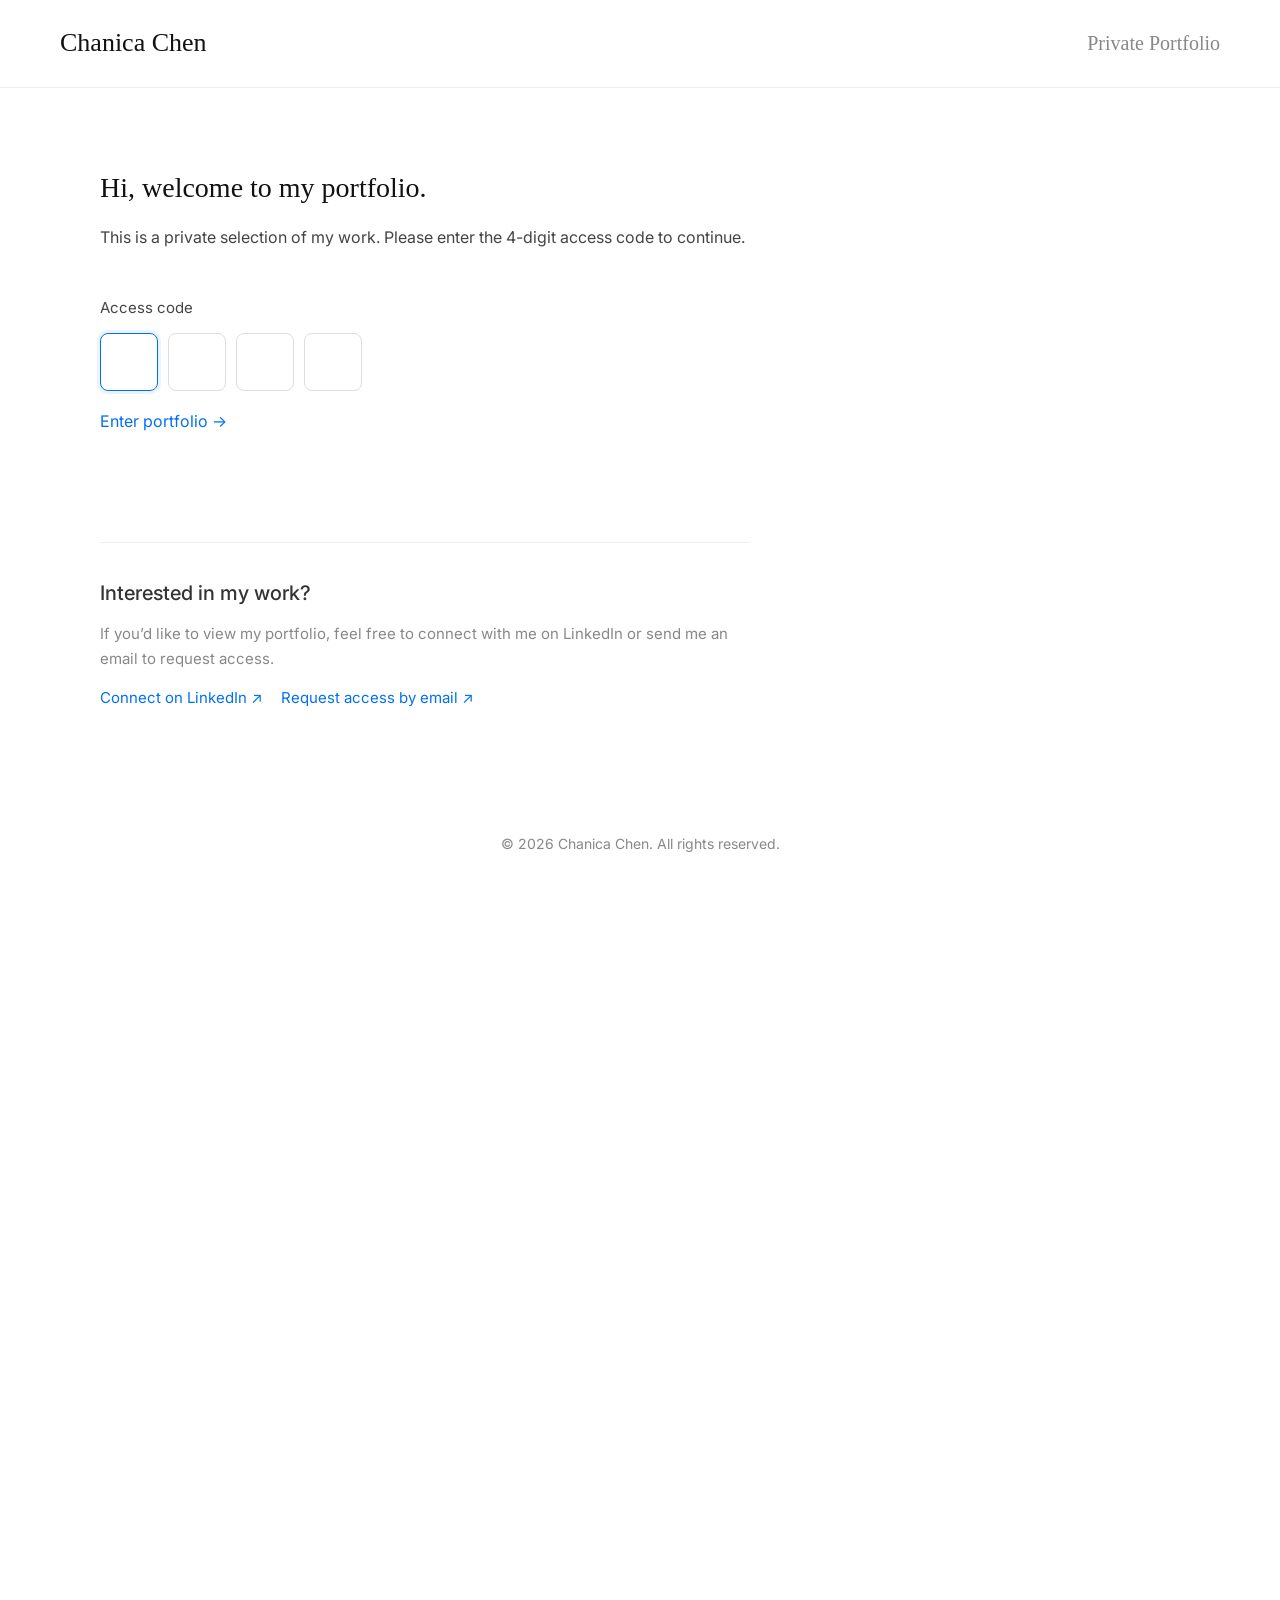
<file: project5.html>
<!DOCTYPE html>
<html lang="en">
<head>
  <meta charset="UTF-8" />
  <meta name="viewport" content="width=device-width, initial-scale=1.0" />
  <title>Research Audience and Reception｜A Qualitative Case Study of the Impact of Online Educational Practices</title>
  <link href="https://fonts.googleapis.com/css2?family=Inter:wght@400;500;600;700&family=Kranky&family=Merriweather:ital,wght@0,400;0,700;1,400&display=swap" rel="stylesheet" />
  <style>
    body { font-family: 'Merriweather', serif; margin:0; background:#fff; color:#111; line-height:1.8; }
    header { font-family:'Kranky', cursive; display:flex; justify-content:space-between; align-items:center; padding:20px 60px; border-bottom:1px solid #eee; }
    .site-title { font-size:26px; color:#111; text-decoration:none; font-family:'Kranky', cursive; }
    nav a { margin-left:20px; font-family:'Kranky', cursive; font-size:20px; color:#888; text-decoration:none; transition:color .2s; }
    nav a:hover, nav a.active { color:#111; }
    .container { max-width:900px; margin:60px auto; padding:0 20px; }
    h1.page-title { font-family:'Inter', sans-serif; font-size:32px; margin-bottom:8px; }
    p.subtitle { font-family:'Inter', sans-serif; font-size:14px; color:#888; margin-bottom:5px; }
    p.year { font-family:'Inter', sans-serif; font-size:14px; color:#888; margin-bottom:20px; }
    h2 { font-family:'Inter', sans-serif; font-size:24px; margin:40px 0 16px; }
    h3 { font-family:'Inter', sans-serif; font-size:20px; margin:24px 0 8px; }
    p, ul, ol { font-family:'Inter', sans-serif; color:#444; font-size:16px; }
    ul, ol { margin-left:20px; }
    .btn-center { text-align:center; margin:20px 0; }
    .btn-center a { background:#111; color:#fff; padding:10px 20px; border-radius:25px; text-decoration:none; font-family:'Inter', sans-serif; transition:background .3s; display:inline-block; }
    .btn-center a:hover { background:#0070f3; }
    img.cover, img.clickable { width:100%; height:auto; border-radius:8px; display:block; margin:20px 0; cursor:pointer; }
    .personas-container { display:flex; gap:16px; justify-content:center; margin:20px 0; }
    .personas-container img { width:calc((100% - 32px)/3); border-radius:8px; cursor:pointer; }
    footer { text-align:center; padding:40px 0; color:#888; font-size:14px; font-family:'Inter', sans-serif; }
    /* Lightbox Modal */
    .basic { width:80%; max-width:600px; display:block; margin:20px auto; }
    .modal { display:none; position:fixed; z-index:1000; left:0; top:0; width:100%; height:100%; background:rgba(0,0,0,0.8); }
    .modal-content { margin:auto; display:block; max-width:90%; max-height:90%; }
    .modal-close { position:absolute; top:20px; right:30px; color:#fff; font-size:40px; cursor:pointer; }
  </style>
  <meta name="robots" content="noindex, nofollow, noarchive">

<script>
  document.documentElement.classList.add("access-locked");
</script>

<style>
  html.access-locked body > *:not(#portfolio-access-gate) {
    visibility: hidden !important;
  }
</style>

<link rel="stylesheet" href="access-gate-v2.css">
<script src="access-gate-v2.js" defer></script>
</head>
<body>
  <header>
    <a class="site-title" href="index.html">Chanica Chen</a>
    <nav>
      <a href="index.html">Work</a>
      <a href="album.html">Album</a>
      <a href="about.html">About</a>
    </nav>
  </header>

  <div class="container">
    <h1 class="page-title">Research Audience and Reception｜A Qualitative Case Study of the Impact of Online Educational Practices</h1>
    <p class="subtitle">Audience Research, Digital Platform, Qualitative Interview, Framing Analysis</p>
    <p class="year">2024</p>

    <h2>Challenge</h2>
    <p>Understand how YouTube educational influencers shape learning outcomes and challenge traditional education models through informal, audience-driven practices.</p>

    <h2>Deliverables</h2>
    <p>Produced a qualitative case study using framing theory and content analysis, uncovering learner preferences, influencer credibility, teaching formats, and platform engagement dynamics.</p>

    <div class="btn-center">
      <a href="https://app.mural.co/t/chanica5726/m/chanica5726/1746272249939/ebb0cb45a3aa76fb4a9a42f48a9691535e390fc0?sender=ue0e1a1667fe7ec8923913902" target="_blank">See Final Research</a>
    </div>

    <img src="images/project5-cover.jpg" alt="Project Cover" class="cover clickable">

    <h2>Background</h2>
    <p>This study explores how YouTube educational influencers shape self-directed learning and impact traditional education through interactive, algorithm-driven content. Using framing theory and qualitative analysis, it highlights how influencers build credibility, engage audiences, and adapt teaching methods to platform features. The findings reveal shifting learner preferences and underscore YouTube’s growing role in supplementing formal education, particularly among younger and highly educated users.</p>

    <h2>Research Questions</h2>
    <p><strong>Q1:</strong> How do educational influencers on YouTube convey learning?</p>
    <p><strong>SQ:</strong> How does this trend integrate with and challenge traditional educational practices?</p>

    <h2>Methodology</h2>
    <p>This study uses qualitative interviews and content analysis to investigate social media users' tendencies to seek out individuals who post specific knowledge.</p>
    <h3>Data Collection and Sampling</h3>
    <p>Purposive sampling was conducted for semi-structured interviews.</p>
    <h3>Framing Analysis</h3>
    <p>By selectively emphasizing various features of YouTube's role in education, it can effectively guide viewers' attention and comprehension, thereby impacting their learning outcomes and educational experiences. Five main categories are established:</p>
    <ul>
      <li>Audience preferences and participation patterns</li>
      <li>Influencers' credibility and authority</li>
      <li>Thematic structure</li>
      <li>Teaching methods</li>
      <li>Platform functionality for feedback and audience engagement indicators</li>
    </ul>

    <h2>Personas</h2>
    <div class="personas-container">
      <img src="images/persona1.jpg" alt="Persona 1" class="clickable">
      <img src="images/persona2.jpg" alt="Persona 2" class="clickable">
      <img src="images/persona3.jpg" alt="Persona 3" class="clickable">
    </div>

    <h2>Basic Questions</h2>
    <img src="images/basic-questions.jpg" alt="Basic Questions Illustration" class="clickable basic">

    <h2>Based-Research Questions</h2>
    <h3>Audience Preferences and Participation Patterns</h3>
    <ul>
      <li>Could you please describe in detail how you typically engage with educational content on YouTube, and what factors influence your choice of influencers or channels?</li>
      <li>Which types of educational content do you find most attractive and valuable on social media platforms, and would you consider participating in paid teaching services offered by YouTube educational influencers?</li>
    </ul>
    <h3>Influencer Credibility and Authority</h3>
    <ul>
      <li>How do you evaluate the credibility and expertise of educational influencers on YouTube, and what indicators contribute to your perception of their knowledge and authority?</li>
      <li>Can you provide further insight into how educational influencers construct their content to convey expertise and credibility, and what visual or verbal cues they use to establish authority?</li>
    </ul>
    <h3>Topic Structure</h3>
    <ul>
      <li>In your opinion, how does the teaching style of YouTube educational bloggers influence your engagement and understanding of the material?</li>
      <li>Have you noticed any differences in the teaching methods used by educational YouTubers compared to traditional classroom instruction? If so, how do they support or challenge your learning experience in a traditional classroom setting?</li>
    </ul>
    <h3>Education Delivery Methods</h3>
    <ul>
      <li>When watching educational videos on YouTube, how do content delivery and audience interaction differ from those of traditional educators in helping you grasp complex concepts? Could you provide specific examples?</li>
      <li>Can you recall a specific instance where the use of visual effects in an educational video significantly enhanced your understanding or retention of the material?</li>
    </ul>
    <h3>Platform Features and Audience Engagement Metrics on Result Feedback</h3>
    <ul>
      <li>How do educational influencers utilize YouTube's features to enhance the audience's learning experience, and how does this compare to a traditional classroom environment? How do you provide feedback to educational YouTubers regarding the effectiveness of their content in facilitating your learning?</li>
      <li>What roles do comments, likes, and shares play in influencing your decision to engage with educational content on social media platforms? Has educational content on YouTube changed or improved based on feedback from viewers like yourself? If so, could you provide specific examples?</li>
    </ul>

    <div class="btn-center">
      <a href="https://app.mural.co/t/chanica5726/m/chanica5726/1746272249939/ebb0cb45a3aa76fb4a9a42f48a9691535e390fc0?wid=103-1746272352907&outline=open" target="_blank">See Interview Transaction</a>
    </div>

    <h2>Discussion & Analysis</h2>
    <img src="images/discussion-diagram.jpg" alt="Discussion framework" class="clickable">

  </div>

  <footer>
    © 2025 Chanica Chen. All rights reserved.
  </footer>

  <!-- Lightbox Modal -->
  <div id="lightboxModal" class="modal">
    <span class="modal-close">×</span>
    <img class="modal-content" id="lightboxImg" />
  </div>

  <script>
    // Lightbox functionality
    document.querySelectorAll('img.clickable').forEach(img => {
      img.addEventListener('click', () => {
        const modal = document.getElementById('lightboxModal');
        const modalImg = document.getElementById('lightboxImg');
        modal.style.display = 'block';
        modalImg.src = img.src;
      });
    });
    document.querySelector('.modal-close').addEventListener('click', () => {
      document.getElementById('lightboxModal').style.display = 'none';
    });
    document.getElementById('lightboxModal').addEventListener('click', e => {
      if (e.target.id === 'lightboxModal') {
        e.currentTarget.style.display = 'none';
      }
    });
  </script>
</body>
</html>
</file>
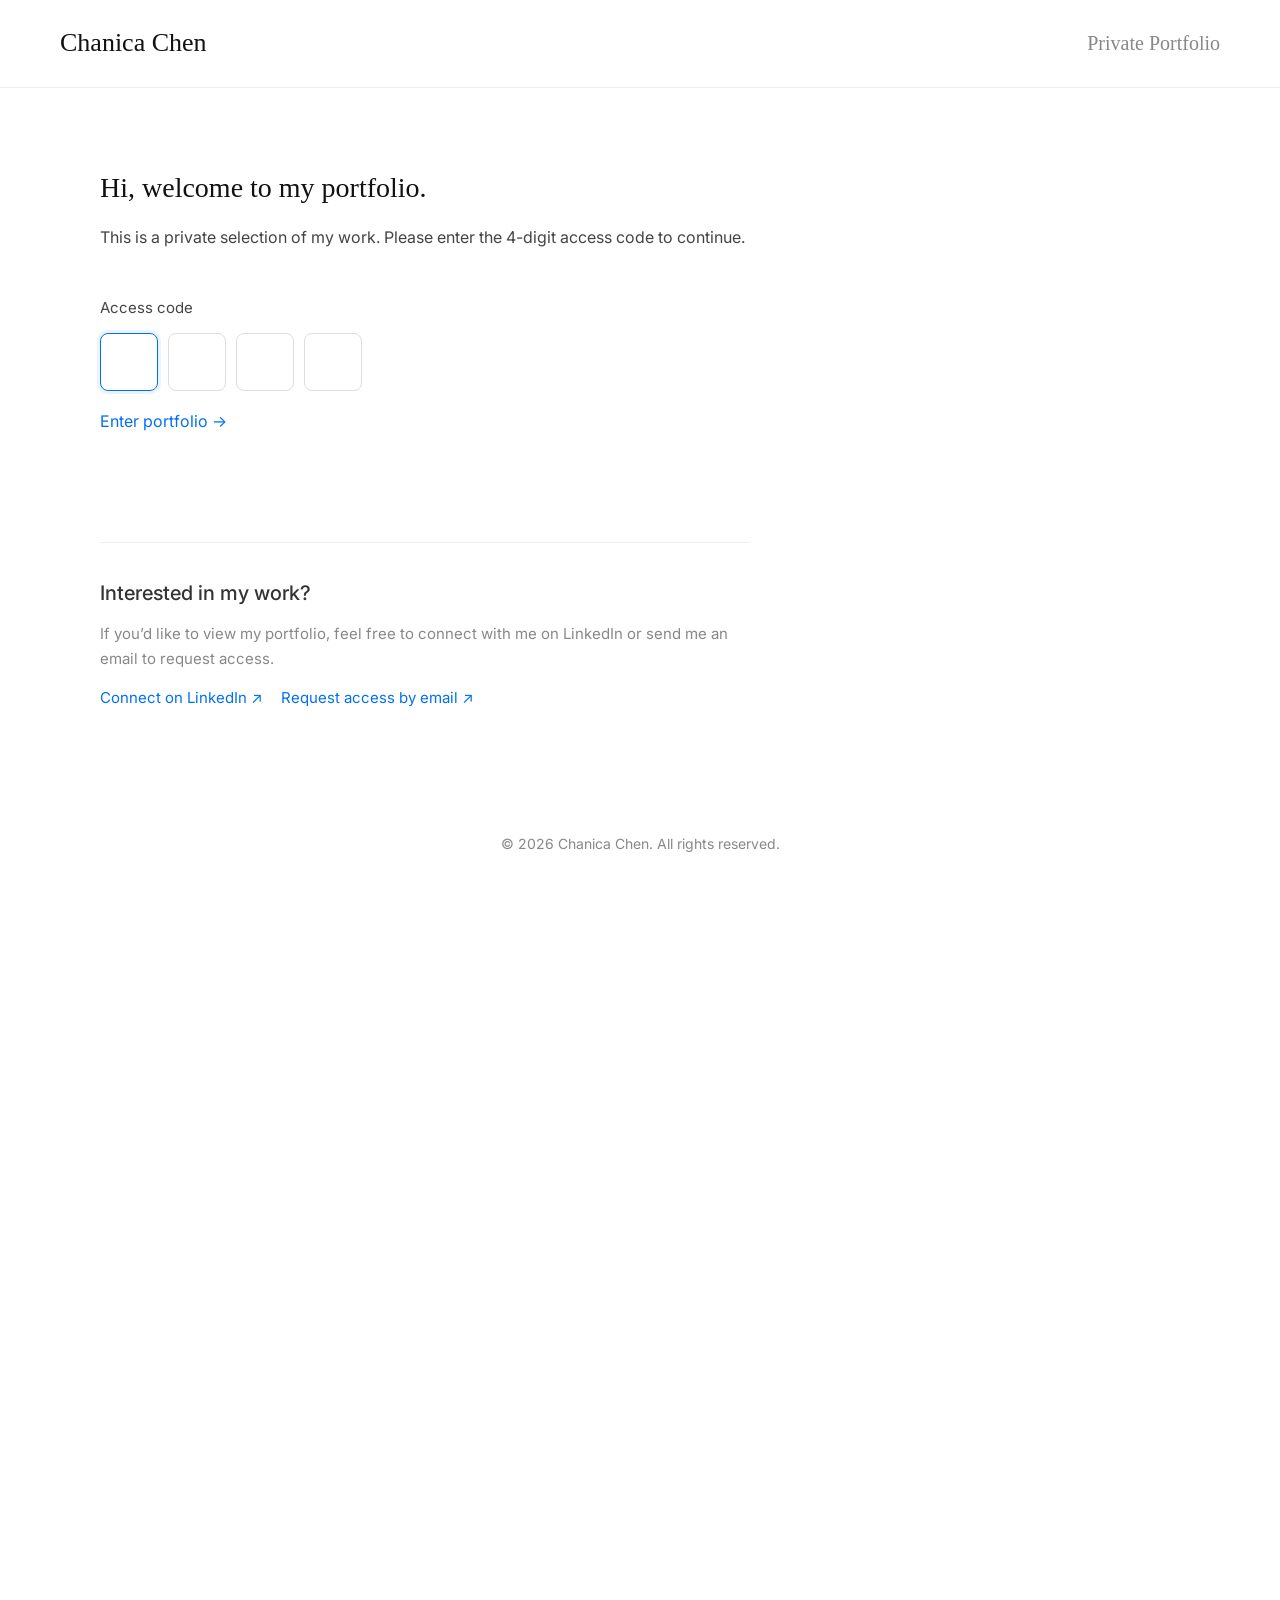
<file: project6-disaster-lens.html>
<!DOCTYPE html>
<html lang="en">
<head>
  <meta charset="UTF-8" />
  <meta name="viewport" content="width=device-width, initial-scale=1.0" />
  <title>Disaster Lens: Comparing News Media Coverage of the Fukushima Nuclear Incident in 2011 and 2021</title>
  <link href="https://fonts.googleapis.com/css2?family=Inter:wght@400;500;600;700&family=Kranky&family=Merriweather:ital,wght@0,400;0,700;1,400&display=swap" rel="stylesheet" />
  <style>
    body { font-family: 'Merriweather', serif; margin:0; background:#fff; color:#111; line-height:1.8; }
    header { font-family:'Kranky', cursive; display:flex; justify-content:space-between; align-items:center; padding:20px 60px; border-bottom:1px solid #eee; }
    .site-title { font-size:26px; text-decoration:none; color:#111; font-family:'Kranky', cursive; }
    nav a { margin-left:20px; font-family:'Kranky', cursive; font-size:20px; color:#888; text-decoration:none; transition:color .2s; }
    nav a:hover, nav a.active { color:#111; }
    .container { max-width:900px; margin:60px auto; padding:0 20px; }
    h1.page-title { font-family:'Inter', sans-serif; font-size:32px; margin-bottom:8px; }
    p.subtitle, p.year { font-family:'Inter', sans-serif; font-size:14px; color:#888; margin:2px 0; }
    h2 { font-family:'Inter', sans-serif; font-size:24px; margin:40px 0 16px; }
    p, ul { font-family:'Inter', sans-serif; font-size:16px; color:#444; }
    ul { margin-left:20px; }
    .btn-center { text-align:center; margin:20px 0; }
    .btn-center a { background:#111; color:#fff; padding:10px 20px; border-radius:25px; text-decoration:none; font-family:'Inter', sans-serif; transition:background .3s; display:inline-block; }
    .btn-center a:hover { background:#0070f3; }
    img.pdf-preview, img.clickable { width:100%; height:auto; border-radius:8px; display:block; margin:20px 0; cursor:pointer; }
    p.footnote { font-family:'Inter', sans-serif; font-size:14px; color:#888; text-align:center; margin-top:-10px; }
    footer { text-align:center; padding:40px 0; color:#888; font-size:14px; font-family:'Inter', sans-serif; }
    /* Lightbox */
    .modal { display:none; position:fixed; z-index:1000; left:0; top:0; width:100%; height:100%; background:rgba(0,0,0,0.8); }
    .modal-content { margin:auto; display:block; max-width:90%; max-height:90%; }
    .modal-close { position:absolute; top:20px; right:30px; color:#fff; font-size:40px; cursor:pointer; }
  </style>
  <meta name="robots" content="noindex, nofollow, noarchive">

<script>
  document.documentElement.classList.add("access-locked");
</script>

<style>
  html.access-locked body > *:not(#portfolio-access-gate) {
    visibility: hidden !important;
  }
</style>

<link rel="stylesheet" href="access-gate-v2.css">
<script src="access-gate-v2.js" defer></script>
</head>
<body>
  <header>
    <a class="site-title" href="index.html">Chanica Chen</a>
    <nav>
      <a href="index.html">Work</a>
      <a href="album.html">Album</a>
      <a href="about.html">About</a>
    </nav>
  </header>

  <div class="container">
    <h1 class="page-title">Disaster Lens: Comparing News Media Coverage of the Fukushima Nuclear Incident in 2011 and 2021</h1>
    <p class="subtitle">Data Visualizations, Infographics, Quantitative Analysis, Framing Analysis, Poster</p>
    <p class="year">2023</p>

    <img src="images/disasterlens-poster-preview.jpg" alt="Disaster Lens Poster Preview" class="pdf-preview clickable">
<p class="footnote" style="text-align:left;">Research Infographic</p>

    <div class="btn-center">
      <a href="DisasterLens_Infographic.pdf" target="_blank">See Final Research</a>
    </div>




    <!-- further sections can be added here -->

  </div>

  <footer>
    © 2025 Chanica Chen. All rights reserved.
  </footer>

  <!-- Lightbox Modal -->
  <div id="lightboxModal" class="modal">
    <span class="modal-close">×</span>
    <img class="modal-content" id="lightboxImg" />
  </div>

  <script>
    document.querySelectorAll('img.clickable').forEach(img => img.addEventListener('click', () => {
      const modal = document.getElementById('lightboxModal');
      const modalImg = document.getElementById('lightboxImg');
      modal.style.display = 'block';
      modalImg.src = img.src;
    }));
    document.querySelector('.modal-close').addEventListener('click', () => {
      document.getElementById('lightboxModal').style.display = 'none';
    });
    document.getElementById('lightboxModal').addEventListener('click', e => { if(e.target.id==='lightboxModal') e.currentTarget.style.display='none'; });
  </script>
</body>
</html>
</file>
<file: access-gate-v2.css>
/* Chanica Chen — Private Portfolio Gate
   Designed to match the existing portfolio:
   white background, Kranky headings/nav, Inter UI, blue links. */

html.access-locked,
html.access-locked body {
  min-height: 100%;
  overflow: hidden;
}

html.access-locked body > *:not(#portfolio-access-gate) {
  visibility: hidden !important;
}

#portfolio-access-gate,
#portfolio-access-gate * {
  box-sizing: border-box;
}

#portfolio-access-gate {
  visibility: visible !important;
  position: fixed;
  inset: 0;
  z-index: 2147483647;
  overflow-y: auto;
  background: #fff;
  color: #111;
  opacity: 1;
  transition: opacity 220ms ease;
}

#portfolio-access-gate.is-leaving {
  opacity: 0;
  pointer-events: none;
}

/* Match the site's existing header */
.access-header {
  font-family: 'Kranky', cursive;
  display: flex;
  justify-content: space-between;
  align-items: center;
  padding: 20px 60px;
  border-bottom: 1px solid #eee;
}

.access-site-title {
  margin: 0;
  font-family: 'Kranky', cursive;
  font-size: 26px;
  font-weight: 400;
  color: #111;
}

.access-header-note {
  margin: 0;
  font-family: 'Kranky', cursive;
  font-size: 20px;
  color: #888;
}

/* Same content width/padding rhythm as the original homepage intro */
.access-main {
  max-width: 1200px;
  margin: auto;
  padding: 80px 60px 40px;
  font-family: 'Inter', sans-serif;
}

.access-main h1 {
  margin: 0 0 16px;
  font-family: 'Kranky', cursive;
  font-size: 28px;
  font-weight: 400;
  line-height: 1.4;
}

.access-intro {
  max-width: 650px;
  margin: 0;
  color: #444;
  font-size: 16px;
  line-height: 1.8;
}

.access-form {
  margin-top: 42px;
  max-width: 520px;
}

.access-label {
  display: block;
  margin-bottom: 12px;
  color: #444;
  font-family: 'Inter', sans-serif;
  font-size: 15px;
}

.access-pin-row {
  display: flex;
  gap: 10px;
}

.access-pin {
  width: 58px;
  height: 58px;
  padding: 0;
  border: 1px solid #ddd;
  border-radius: 8px;
  outline: none;
  background: #fff;
  color: #111;
  font-family: 'Inter', sans-serif;
  font-size: 22px;
  text-align: center;
  transition: border-color 0.2s ease, box-shadow 0.2s ease;
}

.access-pin:focus {
  border-color: #0070f3;
  box-shadow: 0 0 0 3px rgba(0, 112, 243, 0.08);
}

.access-submit {
  display: inline-block;
  margin-top: 20px;
  padding: 0;
  border: 0;
  background: transparent;
  color: #0070f3;
  font-family: 'Inter', sans-serif;
  font-size: 16px;
  cursor: pointer;
}

.access-submit:hover {
  text-decoration: underline;
}

.access-error {
  min-height: 24px;
  margin: 12px 0 0;
  color: #b42318;
  font-family: 'Inter', sans-serif;
  font-size: 14px;
}

.access-pin-row.is-error {
  animation: access-shake 260ms ease;
}

@keyframes access-shake {
  0%, 100% { transform: translateX(0); }
  25% { transform: translateX(-5px); }
  50% { transform: translateX(4px); }
  75% { transform: translateX(-2px); }
}

.access-contact {
  max-width: 650px;
  margin-top: 70px;
  padding-top: 32px;
  border-top: 1px solid #eee;
}

.access-contact h2 {
  margin: 0 0 10px;
  color: #333;
  font-family: 'Inter', sans-serif;
  font-size: 20px;
  font-weight: 500;
}

.access-contact p {
  margin: 0 0 12px;
  color: #888;
  font-family: 'Inter', sans-serif;
  font-size: 15px;
  line-height: 1.7;
}

.access-links {
  display: flex;
  flex-wrap: wrap;
  gap: 18px;
}

.access-links a {
  color: #0070f3;
  font-family: 'Inter', sans-serif;
  font-size: 15px;
  text-decoration: none;
}

.access-links a:hover {
  text-decoration: underline;
}

.access-footer {
  max-width: 1200px;
  margin: 40px auto 0;
  padding: 40px 20px;
  color: #888;
  font-family: 'Inter', sans-serif;
  font-size: 14px;
  text-align: center;
}

@media (max-width: 700px) {
  .access-header {
    padding: 18px 20px;
  }

  .access-site-title {
    font-size: 23px;
  }

  .access-header-note {
    font-size: 17px;
  }

  .access-main {
    padding: 58px 20px 30px;
  }

  .access-pin {
    width: 54px;
    height: 54px;
  }

  .access-contact {
    margin-top: 56px;
  }
}

@media (prefers-reduced-motion: reduce) {
  #portfolio-access-gate {
    transition: none;
  }

  .access-pin-row.is-error {
    animation: none;
  }
}
</file>
